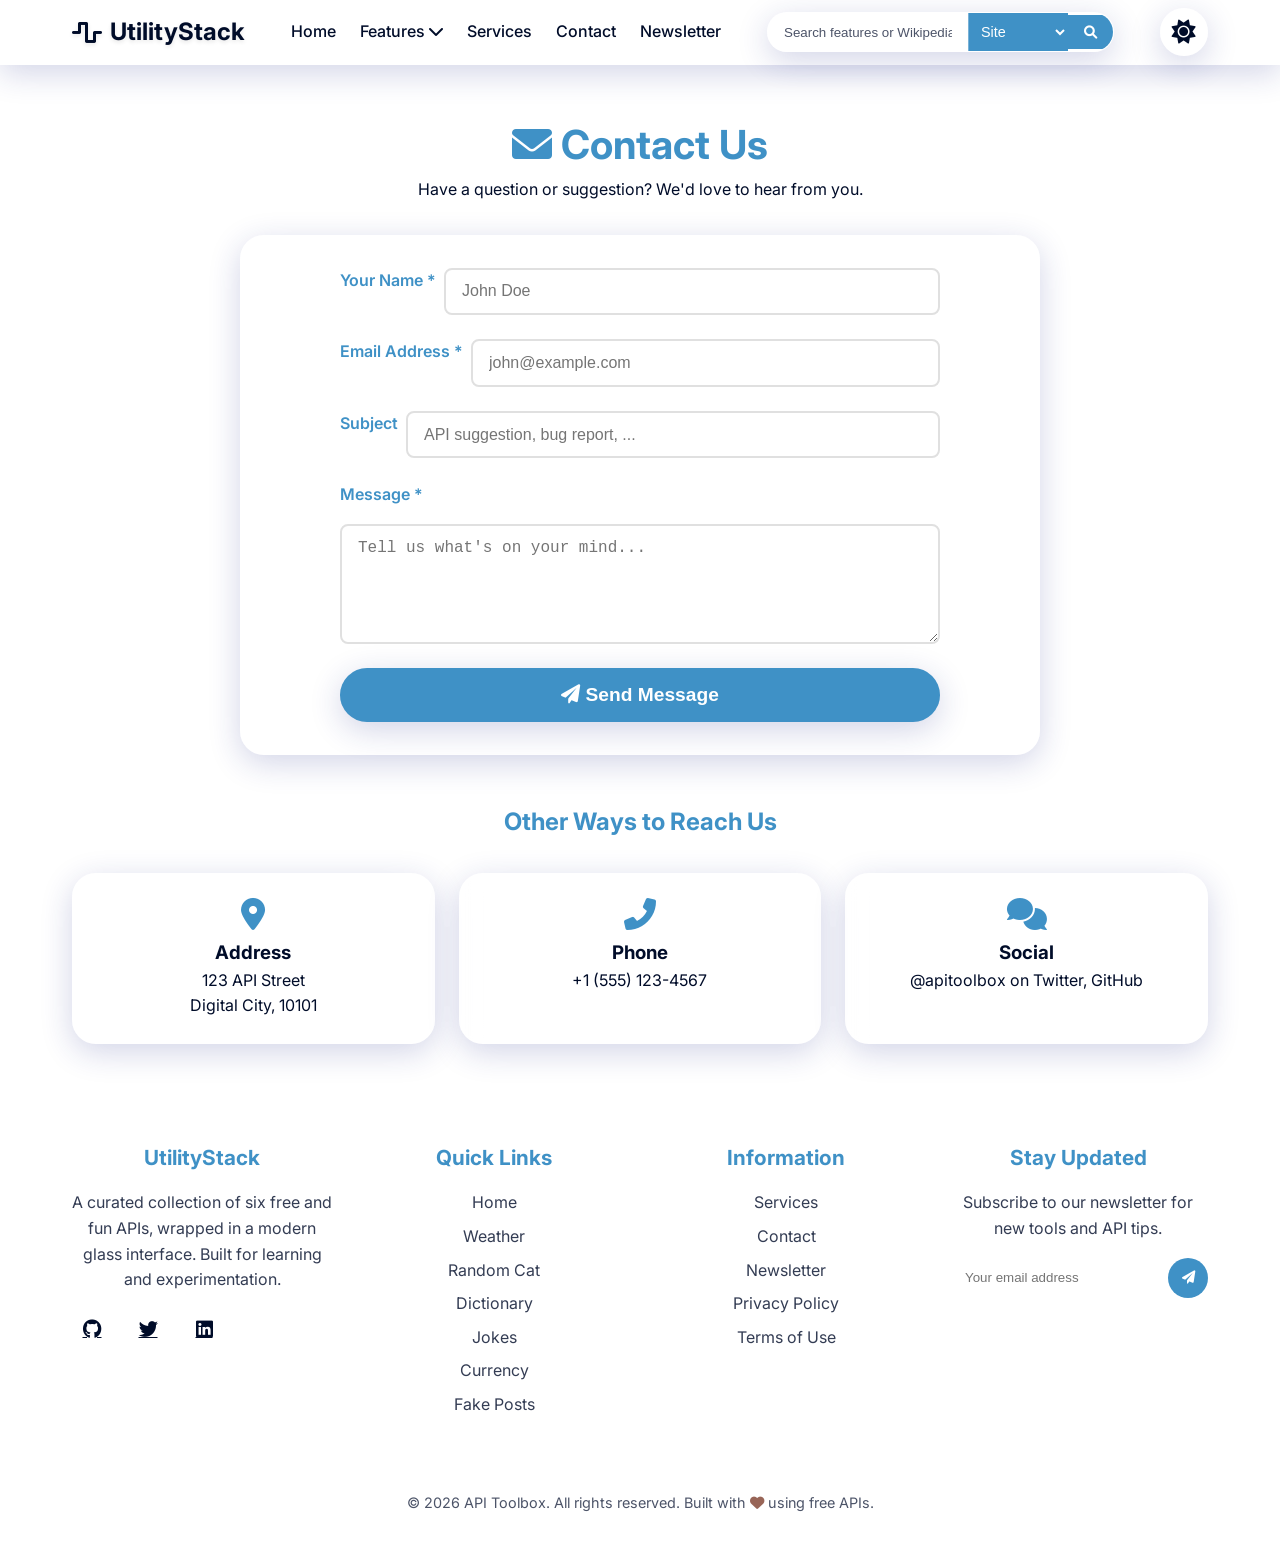
<file: pages/contact.html>
<!DOCTYPE html>
<html lang="en" data-theme="light">

<head>
    <meta charset="UTF-8">
    <meta name="viewport" content="width=device-width, initial-scale=1.0">
    <title>Contact · API Toolbox</title>

    <!-- ======================== Favicon items====================================== -->
  <link rel="icon" type="image/png" href="../assets/icons/favicon-96x96.png" sizes="96x96" />
  <link rel="icon" type="image/svg+xml" href="../assets/icons/favicon.svg" />
  <link rel="shortcut icon" href="../assets/icons/favicon.ico" />
  <link rel="apple-touch-icon" sizes="180x180" href="../assets/icons/apple-touch-icon.png" />
  <meta name="apple-mobile-web-app-title" content="UtilityStack" />
  <link rel="manifest" href="/site.webmanifest" />
  <!-- =============================================================================== -->

    <link rel="preconnect" href="https://fonts.googleapis.com">
    <link rel="preconnect" href="https://fonts.gstatic.com" crossorigin>
    <link href="https://fonts.googleapis.com/css2?family=Inter:opsz,wght@14..32,400;14..32,600;14..32,700&display=swap"
        rel="stylesheet">
    <link rel="stylesheet" href="https://cdnjs.cloudflare.com/ajax/libs/font-awesome/6.0.0-beta3/css/all.min.css">
    <link rel="stylesheet" href="../css/style.css">
    <link rel="stylesheet" href="../css/contact.css"> <!-- new contact-specific styles -->
    <link rel="stylesheet" href="../css/animations.css">
    <link rel="stylesheet" href="../css/media-queries.css">
</head>

<body>
    <header>
  <div class="container header-flex">
    <div class="logo">
                <a href="../index.html"><i class="fas fa-wave-square"></i>
                    <span>UtilityStack</span></a>
            </div>
    <nav class="main-nav">
      <ul>
        <li><a href="../index.html">Home</a></li>
        <li class="dropdown">
          <a href="#" class="dropbtn">Features <i class="fas fa-chevron-down"></i></a>
          <div class="dropdown-content">
            <a href="weather.html"><i class="fas fa-cloud-sun"></i> Weather</a>
            <a href="cat.html"><i class="fas fa-cat"></i> Random Cat</a>
            <a href="dictionary.html"><i class="fas fa-book"></i> Dictionary</a>
            <a href="joke.html"><i class="fas fa-laugh"></i> Jokes</a>
            <a href="currency.html"><i class="fas fa-coins"></i> Currency</a>
            <a href="posts.html"><i class="fas fa-newspaper"></i> Fake Posts</a>
          </div>
        </li>
        <li><a href="services.html">Services</a></li>
        <li><a href="contact.html">Contact</a></li>
        <li><a href="newsletter.html">Newsletter</a></li>
      </ul>
    </nav>
    <!-- UPDATED SEARCH WITH SOURCE SELECT -->
    <div class="search-container">
      <form id="search-form">
        <input type="text" id="search-input" placeholder="Search features or Wikipedia..." aria-label="Search">
        <select id="search-source">
          <option value="site">Site</option>
          <option value="wikipedia">Wikipedia</option>
        </select>
        <button type="submit"><i class="fas fa-search"></i></button>
      </form>
    </div>
    <button id="theme-toggle" aria-label="Switch between dark and light mode">
      <i class="fas fa-sun"></i><i class="fas fa-moon"></i>
    </button>
    <button class="mobile-menu-btn" id="mobile-menu-btn"><i class="fas fa-bars"></i></button>
  </div>
</header>

    <main class="feature-page">
        <div class="container">
            <div class="feature-header">
                <h1><i class="fas fa-envelope"></i> Contact Us</h1>
                <p>Have a question or suggestion? We'd love to hear from you.</p>
            </div>

            <div class="feature-card">
                <form id="contact-form">
                    <div class="input-group">
                        <label for="name">Your Name *</label>
                        <input type="text" id="name" name="name" required placeholder="John Doe">
                    </div>

                    <div class="input-group">
                        <label for="email">Email Address *</label>
                        <input type="email" id="email" name="email" required placeholder="john@example.com">
                    </div>

                    <div class="input-group">
                        <label for="subject">Subject</label>
                        <input type="text" id="subject" name="subject" placeholder="API suggestion, bug report, ...">
                    </div>

                    <div class="input-group">
                        <label for="message">Message *</label>
                        <textarea id="message" name="message" rows="5" required
                            placeholder="Tell us what's on your mind..."></textarea>
                    </div>

                    <button type="submit" class="btn-primary"><i class="fas fa-paper-plane"></i> Send Message</button>

                    <!-- Placeholder for form submission feedback -->
                    <div class="form-message" id="form-message"></div>
                </form>
            </div>

            <!-- Extra contact info -->
            <div class="extra-info">
                <h2>Other Ways to Reach Us</h2>
                <div class="info-cards">
                    <div class="mini-card">
                        <i class="fas fa-map-marker-alt"></i>
                        <h3>Address</h3>
                        <p>123 API Street<br>Digital City, 10101</p>
                    </div>
                    <div class="mini-card">
                        <i class="fas fa-phone-alt"></i>
                        <h3>Phone</h3>
                        <p>+1 (555) 123-4567</p>
                    </div>
                    <div class="mini-card">
                        <i class="fas fa-comments"></i>
                        <h3>Social</h3>
                        <p>@apitoolbox on Twitter, GitHub</p>
                    </div>
                </div>
            </div>
        </div>
    </main>

    <footer class="site-footer">
    <div class="container">
      <div class="footer-grid">
        <div class="footer-about">
          <h3>UtilityStack</h3>
          <p>A curated collection of six free and fun APIs, wrapped in a modern glass interface. Built for learning and
            experimentation.</p>
          <div class="social-links">
            <a href="#" aria-label="GitHub"><i class="fab fa-github"></i></a>
            <a href="#" aria-label="Twitter"><i class="fab fa-twitter"></i></a>
            <a href="#" aria-label="LinkedIn"><i class="fab fa-linkedin"></i></a>
          </div>
        </div>
        <div class="footer-links">
          <h3>Quick Links</h3>
          <ul>
            <li><a href="../index.html">Home</a></li>
            <li><a href="weather.html">Weather</a></li>
            <li><a href="cat.html">Random Cat</a></li>
            <li><a href="dictionary.html">Dictionary</a></li>
            <li><a href="joke.html">Jokes</a></li>
            <li><a href="currency.html">Currency</a></li>
            <li><a href="posts.html">Fake Posts</a></li>
          </ul>
        </div>
        <div class="footer-links">
          <h3>Information</h3>
          <ul>
            <li><a href="services.html">Services</a></li>
            <li><a href="contact.html">Contact</a></li>
            <li><a href="newsletter.html">Newsletter</a></li>
            <li><a href="privacy-policy.html">Privacy Policy</a></li>
            <li><a href="terms-use.html">Terms of Use</a></li>
          </ul>
        </div>
        <div class="footer-newsletter">
          <h3>Stay Updated</h3>
          <p>Subscribe to our newsletter for new tools and API tips.</p>
          <form id="footer-newsletter-form">
            <input type="email" placeholder="Your email address" required>
            <button type="submit"><i class="fas fa-paper-plane"></i></button>
          </form>
        </div>
      </div>
      <div class="footer-bottom">
        <p>© 2026 API Toolbox. All rights reserved. Built with <i class="fas fa-heart" style="color: #6D2411;"></i>
          using free APIs.</p>
      </div>
    </div>
  </footer>

    <script src="../js/config.js"></script>
    <script src="../js/main.js"></script>
    <!-- Optional contact.js for form handling -->
    <script src="../js/contact.js"></script>
</body>

</html>
</file>
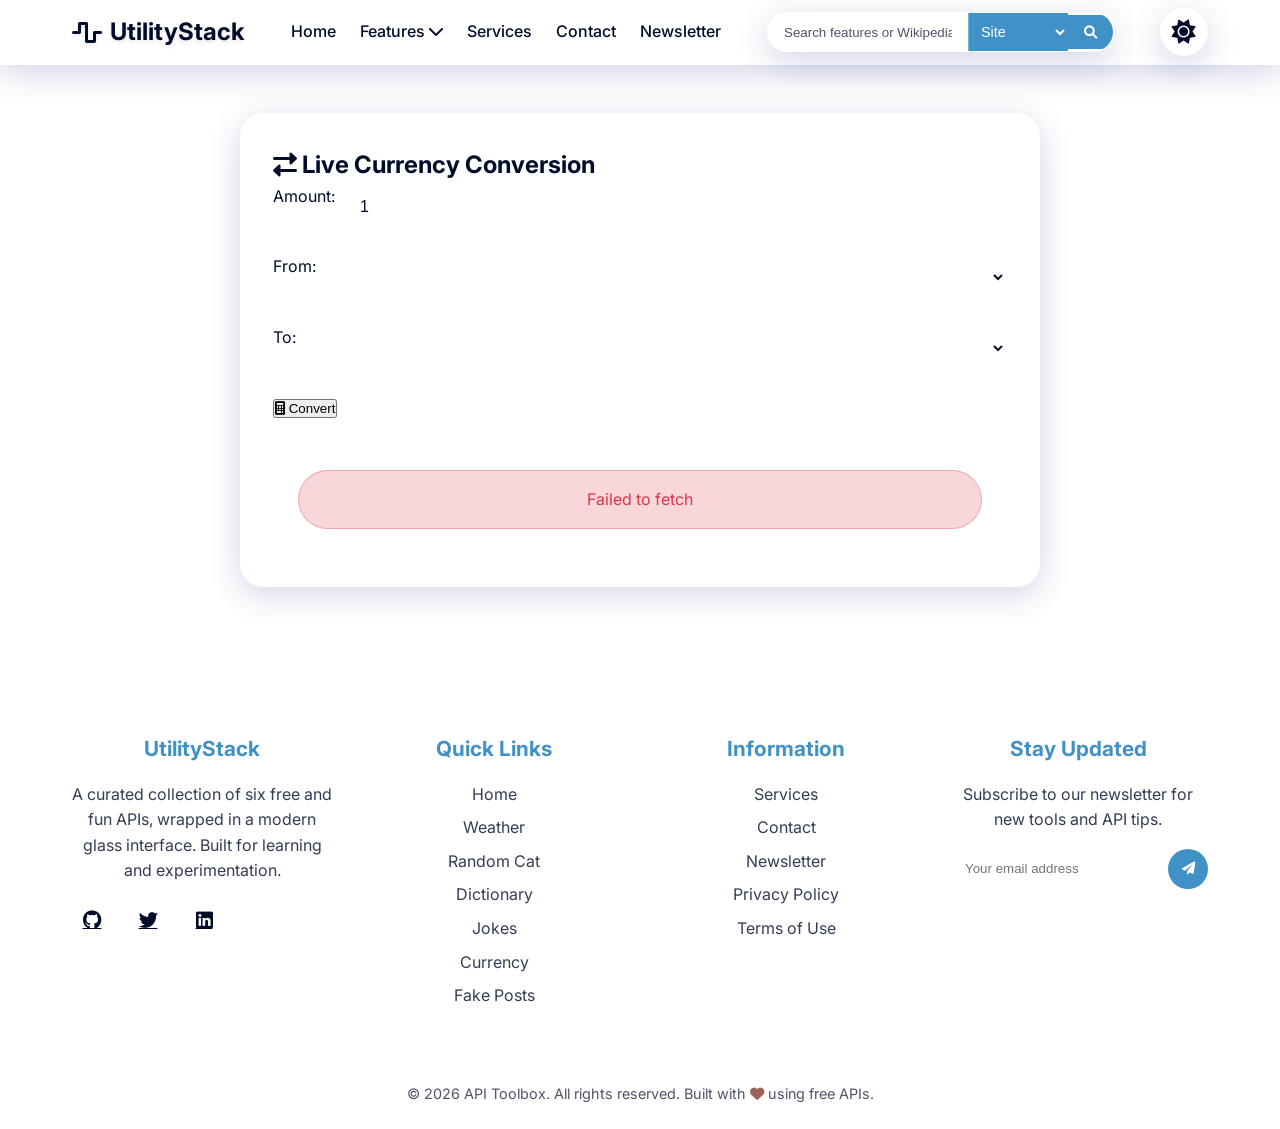
<file: pages/currency.html>
<!DOCTYPE html>
<html lang="en" data-theme="light">
<head>
  <meta charset="UTF-8">
  <meta name="viewport" content="width=device-width, initial-scale=1.0">
  <title>Currency Converter · API Toolbox</title>

  <!-- ======================== Favicon items====================================== -->
  <link rel="icon" type="image/png" href="../assets/icons/favicon-96x96.png" sizes="96x96" />
  <link rel="icon" type="image/svg+xml" href="../assets/icons/favicon.svg" />
  <link rel="shortcut icon" href="../assets/icons/favicon.ico" />
  <link rel="apple-touch-icon" sizes="180x180" href="../assets/icons/apple-touch-icon.png" />
  <meta name="apple-mobile-web-app-title" content="UtilityStack" />
  <link rel="manifest" href="/site.webmanifest" />
  <!-- =============================================================================== -->

  <link rel="preconnect" href="https://fonts.googleapis.com">
  <link rel="preconnect" href="https://fonts.gstatic.com" crossorigin>
  <link href="https://fonts.googleapis.com/css2?family=Inter:opsz@14..32&display=swap" rel="stylesheet">
  <link rel="stylesheet" href="https://cdnjs.cloudflare.com/ajax/libs/font-awesome/6.0.0-beta3/css/all.min.css">
  <link rel="stylesheet" href="../css/style.css">
  <link rel="stylesheet" href="../css/animations.css">
  <link rel="stylesheet" href="../css/media-queries.css">
</head>
<body>
  <header>
  <div class="container header-flex">
    <div class="logo">
                <a href="../index.html"><i class="fas fa-wave-square"></i>
                    <span>UtilityStack</span></a>
            </div>
    <nav class="main-nav">
      <ul>
        <li><a href="../index.html">Home</a></li>
        <li class="dropdown">
          <a href="#" class="dropbtn">Features <i class="fas fa-chevron-down"></i></a>
          <div class="dropdown-content">
            <a href="weather.html"><i class="fas fa-cloud-sun"></i> Weather</a>
            <a href="cat.html"><i class="fas fa-cat"></i> Random Cat</a>
            <a href="dictionary.html"><i class="fas fa-book"></i> Dictionary</a>
            <a href="joke.html"><i class="fas fa-laugh"></i> Jokes</a>
            <a href="currency.html"><i class="fas fa-coins"></i> Currency</a>
            <a href="posts.html"><i class="fas fa-newspaper"></i> Fake Posts</a>
          </div>
        </li>
        <li><a href="services.html">Services</a></li>
        <li><a href="contact.html">Contact</a></li>
        <li><a href="newsletter.html">Newsletter</a></li>
      </ul>
    </nav>
    <!-- UPDATED SEARCH WITH SOURCE SELECT -->
    <div class="search-container">
      <form id="search-form">
        <input type="text" id="search-input" placeholder="Search features or Wikipedia..." aria-label="Search">
        <select id="search-source">
          <option value="site">Site</option>
          <option value="wikipedia">Wikipedia</option>
        </select>
        <button type="submit"><i class="fas fa-search"></i></button>
      </form>
    </div>
    <button id="theme-toggle" aria-label="Switch between dark and light mode">
      <i class="fas fa-sun"></i><i class="fas fa-moon"></i>
    </button>
    <button class="mobile-menu-btn" id="mobile-menu-btn"><i class="fas fa-bars"></i></button>
  </div>
</header>

  <main class="container feature-page">
    <div class="feature-card">
      <h2><i class="fas fa-exchange-alt"></i> Live Currency Conversion</h2>
      <div class="currency-converter">
        <div class="input-group">
          <label>Amount:</label>
          <input type="number" id="amount" value="1" min="0" step="0.01">
        </div>
        <div class="input-group">
          <label>From:</label>
          <select id="from-currency"></select>
        </div>
        <div class="input-group">
          <label>To:</label>
          <select id="to-currency"></select>
        </div>
        <button id="convert-btn"><i class="fas fa-calculator"></i> Convert</button>
      </div>
      <div id="currency-result" class="result-area">
        <div class="loading-spinner" style="display: none;"><i class="fas fa-spinner fa-spin"></i> Loading rates...</div>
        <div class="error-message" style="display: none;"></div>
        <div class="conversion-result" style="display: none;"></div>
      </div>
    </div>
  </main>

  <footer class="site-footer">
    <div class="container">
      <div class="footer-grid">
        <div class="footer-about">
          <h3>UtilityStack</h3>
          <p>A curated collection of six free and fun APIs, wrapped in a modern glass interface. Built for learning and
            experimentation.</p>
          <div class="social-links">
            <a href="#" aria-label="GitHub"><i class="fab fa-github"></i></a>
            <a href="#" aria-label="Twitter"><i class="fab fa-twitter"></i></a>
            <a href="#" aria-label="LinkedIn"><i class="fab fa-linkedin"></i></a>
          </div>
        </div>
        <div class="footer-links">
          <h3>Quick Links</h3>
          <ul>
            <li><a href="../index.html">Home</a></li>
            <li><a href="weather.html">Weather</a></li>
            <li><a href="cat.html">Random Cat</a></li>
            <li><a href="dictionary.html">Dictionary</a></li>
            <li><a href="joke.html">Jokes</a></li>
            <li><a href="currency.html">Currency</a></li>
            <li><a href="posts.html">Fake Posts</a></li>
          </ul>
        </div>
        <div class="footer-links">
          <h3>Information</h3>
          <ul>
            <li><a href="services.html">Services</a></li>
            <li><a href="contact.html">Contact</a></li>
            <li><a href="newsletter.html">Newsletter</a></li>
            <li><a href="privacy-policy.html">Privacy Policy</a></li>
            <li><a href="terms-use.html">Terms of Use</a></li>
          </ul>
        </div>
        <div class="footer-newsletter">
          <h3>Stay Updated</h3>
          <p>Subscribe to our newsletter for new tools and API tips.</p>
          <form id="footer-newsletter-form">
            <input type="email" placeholder="Your email address" required>
            <button type="submit"><i class="fas fa-paper-plane"></i></button>
          </form>
        </div>
      </div>
      <div class="footer-bottom">
        <p>© 2026 API Toolbox. All rights reserved. Built with <i class="fas fa-heart" style="color: #6D2411;"></i>
          using free APIs.</p>
      </div>
    </div>
  </footer>

  <script src="../js/config.js"></script>
  <script src="../js/main.js"></script>
  <script src="../js/currency.js"></script>
</body>
</html>
</file>
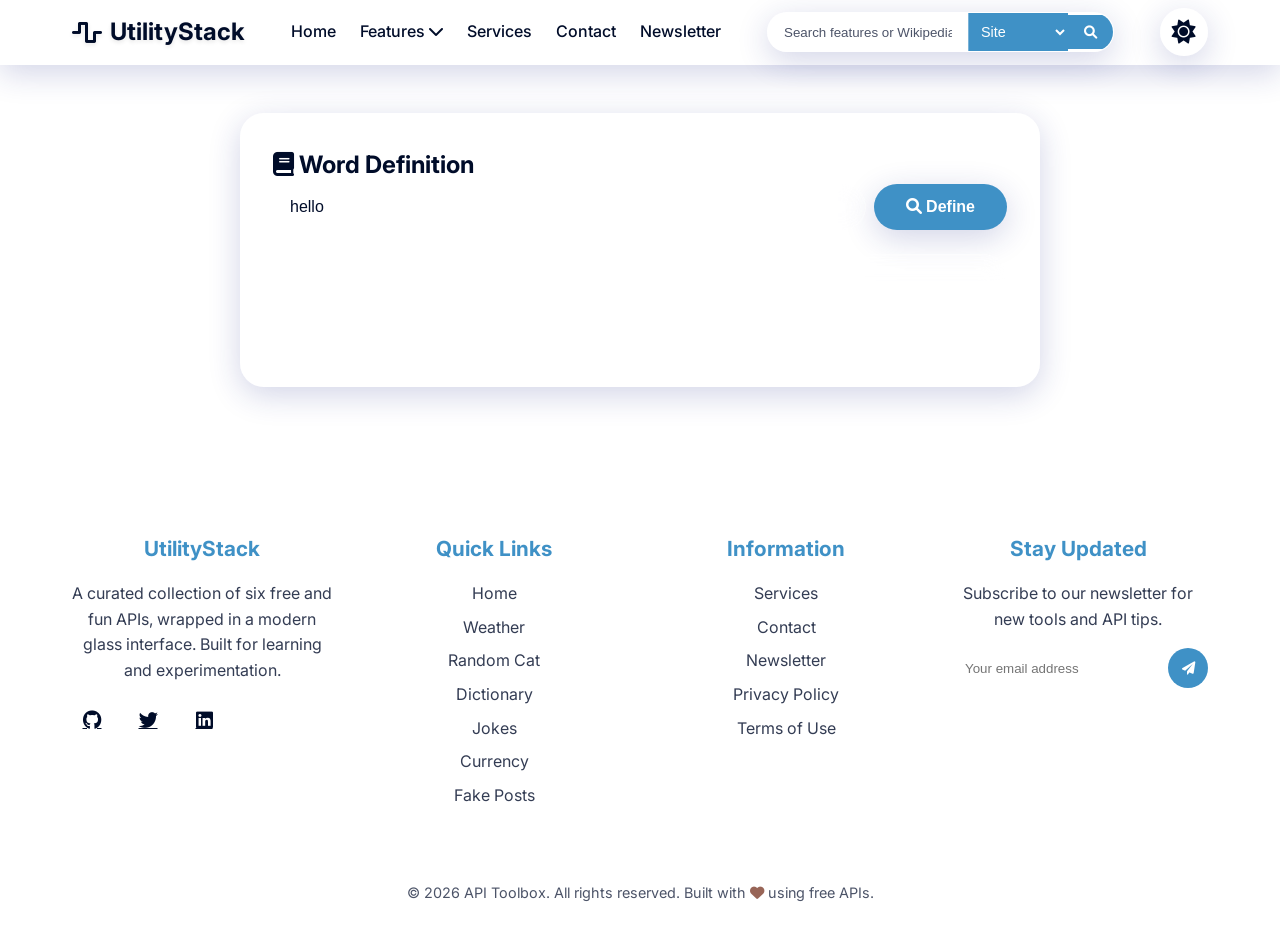
<file: pages/dictionary.html>
<!DOCTYPE html>
<html lang="en" data-theme="light">
<head>
  <meta charset="UTF-8">
  <meta name="viewport" content="width=device-width, initial-scale=1.0">
  <title>Dictionary · API Toolbox</title>

  <!-- ======================== Favicon items====================================== -->
  <link rel="icon" type="image/png" href="../assets/icons/favicon-96x96.png" sizes="96x96" />
  <link rel="icon" type="image/svg+xml" href="../assets/icons/favicon.svg" />
  <link rel="shortcut icon" href="../assets/icons/favicon.ico" />
  <link rel="apple-touch-icon" sizes="180x180" href="../assets/icons/apple-touch-icon.png" />
  <meta name="apple-mobile-web-app-title" content="UtilityStack" />
  <link rel="manifest" href="/site.webmanifest" />
  <!-- =============================================================================== -->

  <link rel="preconnect" href="https://fonts.googleapis.com">
  <link rel="preconnect" href="https://fonts.gstatic.com" crossorigin>
  <link href="https://fonts.googleapis.com/css2?family=Inter:opsz@14..32&display=swap" rel="stylesheet">
  <link rel="stylesheet" href="https://cdnjs.cloudflare.com/ajax/libs/font-awesome/6.0.0-beta3/css/all.min.css">
  <link rel="stylesheet" href="../css/style.css">
  <link rel="stylesheet" href="../css/animations.css">
  <link rel="stylesheet" href="../css/media-queries.css">
</head>
<body>
  <header>
  <div class="container header-flex">
    <div class="logo">
                <a href="../index.html"><i class="fas fa-wave-square"></i>
                    <span>UtilityStack</span></a>
            </div>
    <nav class="main-nav">
      <ul>
        <li><a href="../index.html">Home</a></li>
        <li class="dropdown">
          <a href="#" class="dropbtn">Features <i class="fas fa-chevron-down"></i></a>
          <div class="dropdown-content">
            <a href="weather.html"><i class="fas fa-cloud-sun"></i> Weather</a>
            <a href="cat.html"><i class="fas fa-cat"></i> Random Cat</a>
            <a href="dictionary.html"><i class="fas fa-book"></i> Dictionary</a>
            <a href="joke.html"><i class="fas fa-laugh"></i> Jokes</a>
            <a href="currency.html"><i class="fas fa-coins"></i> Currency</a>
            <a href="posts.html"><i class="fas fa-newspaper"></i> Fake Posts</a>
          </div>
        </li>
        <li><a href="services.html">Services</a></li>
        <li><a href="contact.html">Contact</a></li>
        <li><a href="newsletter.html">Newsletter</a></li>
      </ul>
    </nav>
    <!-- UPDATED SEARCH WITH SOURCE SELECT -->
    <div class="search-container">
      <form id="search-form">
        <input type="text" id="search-input" placeholder="Search features or Wikipedia..." aria-label="Search">
        <select id="search-source">
          <option value="site">Site</option>
          <option value="wikipedia">Wikipedia</option>
        </select>
        <button type="submit"><i class="fas fa-search"></i></button>
      </form>
    </div>
    <button id="theme-toggle" aria-label="Switch between dark and light mode">
      <i class="fas fa-sun"></i><i class="fas fa-moon"></i>
    </button>
    <button class="mobile-menu-btn" id="mobile-menu-btn"><i class="fas fa-bars"></i></button>
  </div>
</header>

  <main class="container feature-page">
    <div class="feature-card">
      <h2><i class="fas fa-book"></i> Word Definition</h2>
      <div class="input-group">
        <input type="text" id="word-input" placeholder="Enter a word (e.g. 'serendipity')" value="hello">
        <button id="define-btn"><i class="fas fa-search"></i> Define</button>
      </div>
      <div id="dict-result" class="result-area">
        <div class="loading-spinner" style="display: none;"><i class="fas fa-spinner fa-spin"></i> Loading...</div>
        <div class="error-message" style="display: none;"></div>
        <div class="definition-content" style="display: none;"></div>
      </div>
    </div>
  </main>

  <footer class="site-footer">
    <div class="container">
      <div class="footer-grid">
        <div class="footer-about">
          <h3>UtilityStack</h3>
          <p>A curated collection of six free and fun APIs, wrapped in a modern glass interface. Built for learning and
            experimentation.</p>
          <div class="social-links">
            <a href="#" aria-label="GitHub"><i class="fab fa-github"></i></a>
            <a href="#" aria-label="Twitter"><i class="fab fa-twitter"></i></a>
            <a href="#" aria-label="LinkedIn"><i class="fab fa-linkedin"></i></a>
          </div>
        </div>
        <div class="footer-links">
          <h3>Quick Links</h3>
          <ul>
            <li><a href="../index.html">Home</a></li>
            <li><a href="weather.html">Weather</a></li>
            <li><a href="cat.html">Random Cat</a></li>
            <li><a href="dictionary.html">Dictionary</a></li>
            <li><a href="joke.html">Jokes</a></li>
            <li><a href="currency.html">Currency</a></li>
            <li><a href="posts.html">Fake Posts</a></li>
          </ul>
        </div>
        <div class="footer-links">
          <h3>Information</h3>
          <ul>
            <li><a href="services.html">Services</a></li>
            <li><a href="contact.html">Contact</a></li>
            <li><a href="newsletter.html">Newsletter</a></li>
            <li><a href="privacy-policy.html">Privacy Policy</a></li>
            <li><a href="terms-use.html">Terms of Use</a></li>
          </ul>
        </div>
        <div class="footer-newsletter">
          <h3>Stay Updated</h3>
          <p>Subscribe to our newsletter for new tools and API tips.</p>
          <form id="footer-newsletter-form">
            <input type="email" placeholder="Your email address" required>
            <button type="submit"><i class="fas fa-paper-plane"></i></button>
          </form>
        </div>
      </div>
      <div class="footer-bottom">
        <p>© 2026 API Toolbox. All rights reserved. Built with <i class="fas fa-heart" style="color: #6D2411;"></i>
          using free APIs.</p>
      </div>
    </div>
  </footer>

  <script src="../js/config.js"></script>
  <script src="../js/main.js"></script>
  <script src="../js/dictionary.js"></script>
</body>
</html>
</file>
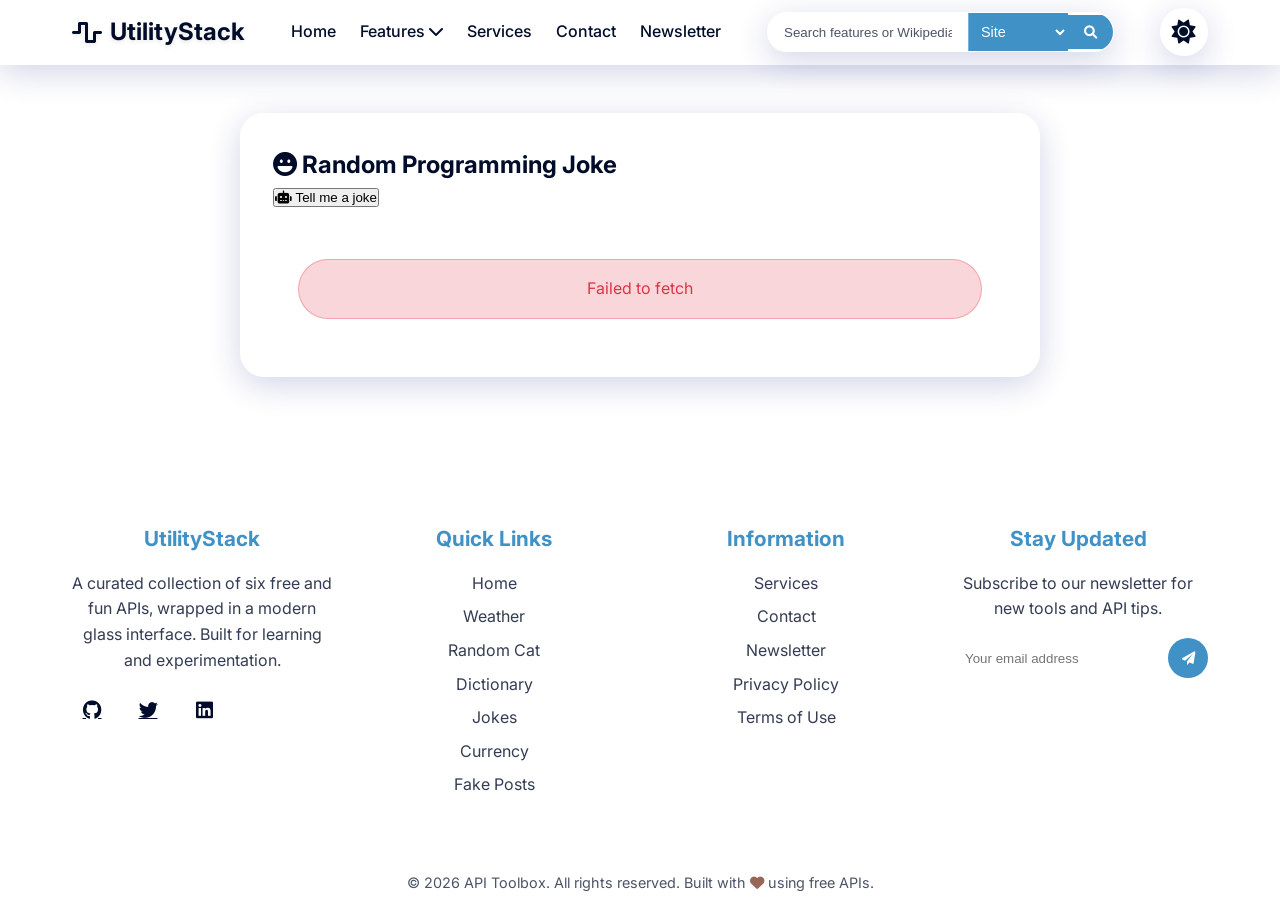
<file: pages/joke.html>
<!DOCTYPE html>
<html lang="en" data-theme="light">
<head>
  <meta charset="UTF-8">
  <meta name="viewport" content="width=device-width, initial-scale=1.0">
  <title>Programming Jokes · API Toolbox</title>

  <!-- ======================== Favicon items====================================== -->
  <link rel="icon" type="image/png" href="../assets/icons/favicon-96x96.png" sizes="96x96" />
  <link rel="icon" type="image/svg+xml" href="../assets/icons/favicon.svg" />
  <link rel="shortcut icon" href="../assets/icons/favicon.ico" />
  <link rel="apple-touch-icon" sizes="180x180" href="../assets/icons/apple-touch-icon.png" />
  <meta name="apple-mobile-web-app-title" content="UtilityStack" />
  <link rel="manifest" href="/site.webmanifest" />
  <!-- =============================================================================== -->

  <link rel="preconnect" href="https://fonts.googleapis.com">
  <link rel="preconnect" href="https://fonts.gstatic.com" crossorigin>
  <link href="https://fonts.googleapis.com/css2?family=Inter:opsz@14..32&display=swap" rel="stylesheet">
  <link rel="stylesheet" href="https://cdnjs.cloudflare.com/ajax/libs/font-awesome/6.0.0-beta3/css/all.min.css">
  <link rel="stylesheet" href="../css/style.css">
  <link rel="stylesheet" href="../css/animations.css">
  <link rel="stylesheet" href="../css/media-queries.css">
</head>
<body>
  <header>
  <div class="container header-flex">
    <div class="logo">
                <a href="../index.html"><i class="fas fa-wave-square"></i>
                    <span>UtilityStack</span></a>
            </div>
    <nav class="main-nav">
      <ul>
        <li><a href="../index.html">Home</a></li>
        <li class="dropdown">
          <a href="#" class="dropbtn">Features <i class="fas fa-chevron-down"></i></a>
          <div class="dropdown-content">
            <a href="weather.html"><i class="fas fa-cloud-sun"></i> Weather</a>
            <a href="cat.html"><i class="fas fa-cat"></i> Random Cat</a>
            <a href="dictionary.html"><i class="fas fa-book"></i> Dictionary</a>
            <a href="joke.html"><i class="fas fa-laugh"></i> Jokes</a>
            <a href="currency.html"><i class="fas fa-coins"></i> Currency</a>
            <a href="posts.html"><i class="fas fa-newspaper"></i> Fake Posts</a>
          </div>
        </li>
        <li><a href="services.html">Services</a></li>
        <li><a href="contact.html">Contact</a></li>
        <li><a href="newsletter.html">Newsletter</a></li>
      </ul>
    </nav>
    <!-- UPDATED SEARCH WITH SOURCE SELECT -->
    <div class="search-container">
      <form id="search-form">
        <input type="text" id="search-input" placeholder="Search features or Wikipedia..." aria-label="Search">
        <select id="search-source">
          <option value="site">Site</option>
          <option value="wikipedia">Wikipedia</option>
        </select>
        <button type="submit"><i class="fas fa-search"></i></button>
      </form>
    </div>
    <button id="theme-toggle" aria-label="Switch between dark and light mode">
      <i class="fas fa-sun"></i><i class="fas fa-moon"></i>
    </button>
    <button class="mobile-menu-btn" id="mobile-menu-btn"><i class="fas fa-bars"></i></button>
  </div>
</header>

  <main class="container feature-page">
    <div class="feature-card">
      <h2><i class="fas fa-laugh"></i> Random Programming Joke</h2>
      <button id="get-joke" class="primary-btn"><i class="fas fa-robot"></i> Tell me a joke</button>
      <div id="joke-result" class="result-area">
        <div class="loading-spinner" style="display: none;"><i class="fas fa-spinner fa-spin"></i> Loading...</div>
        <div class="error-message" style="display: none;"></div>
        <div class="joke-content" style="display: none;"></div>
      </div>
    </div>
  </main>

  <footer class="site-footer">
    <div class="container">
      <div class="footer-grid">
        <div class="footer-about">
          <h3>UtilityStack</h3>
          <p>A curated collection of six free and fun APIs, wrapped in a modern glass interface. Built for learning and
            experimentation.</p>
          <div class="social-links">
            <a href="#" aria-label="GitHub"><i class="fab fa-github"></i></a>
            <a href="#" aria-label="Twitter"><i class="fab fa-twitter"></i></a>
            <a href="#" aria-label="LinkedIn"><i class="fab fa-linkedin"></i></a>
          </div>
        </div>
        <div class="footer-links">
          <h3>Quick Links</h3>
          <ul>
            <li><a href="../index.html">Home</a></li>
            <li><a href="weather.html">Weather</a></li>
            <li><a href="cat.html">Random Cat</a></li>
            <li><a href="dictionary.html">Dictionary</a></li>
            <li><a href="joke.html">Jokes</a></li>
            <li><a href="currency.html">Currency</a></li>
            <li><a href="posts.html">Fake Posts</a></li>
          </ul>
        </div>
        <div class="footer-links">
          <h3>Information</h3>
          <ul>
            <li><a href="services.html">Services</a></li>
            <li><a href="contact.html">Contact</a></li>
            <li><a href="newsletter.html">Newsletter</a></li>
            <li><a href="privacy-policy.html">Privacy Policy</a></li>
            <li><a href="terms-use.html">Terms of Use</a></li>
          </ul>
        </div>
        <div class="footer-newsletter">
          <h3>Stay Updated</h3>
          <p>Subscribe to our newsletter for new tools and API tips.</p>
          <form id="footer-newsletter-form">
            <input type="email" placeholder="Your email address" required>
            <button type="submit"><i class="fas fa-paper-plane"></i></button>
          </form>
        </div>
      </div>
      <div class="footer-bottom">
        <p>© 2026 API Toolbox. All rights reserved. Built with <i class="fas fa-heart" style="color: #6D2411;"></i>
          using free APIs.</p>
      </div>
    </div>
  </footer>

  <script src="../js/config.js"></script>
  <script src="../js/main.js"></script>
  <script src="../js/joke.js"></script>
</body>
</html>
</file>
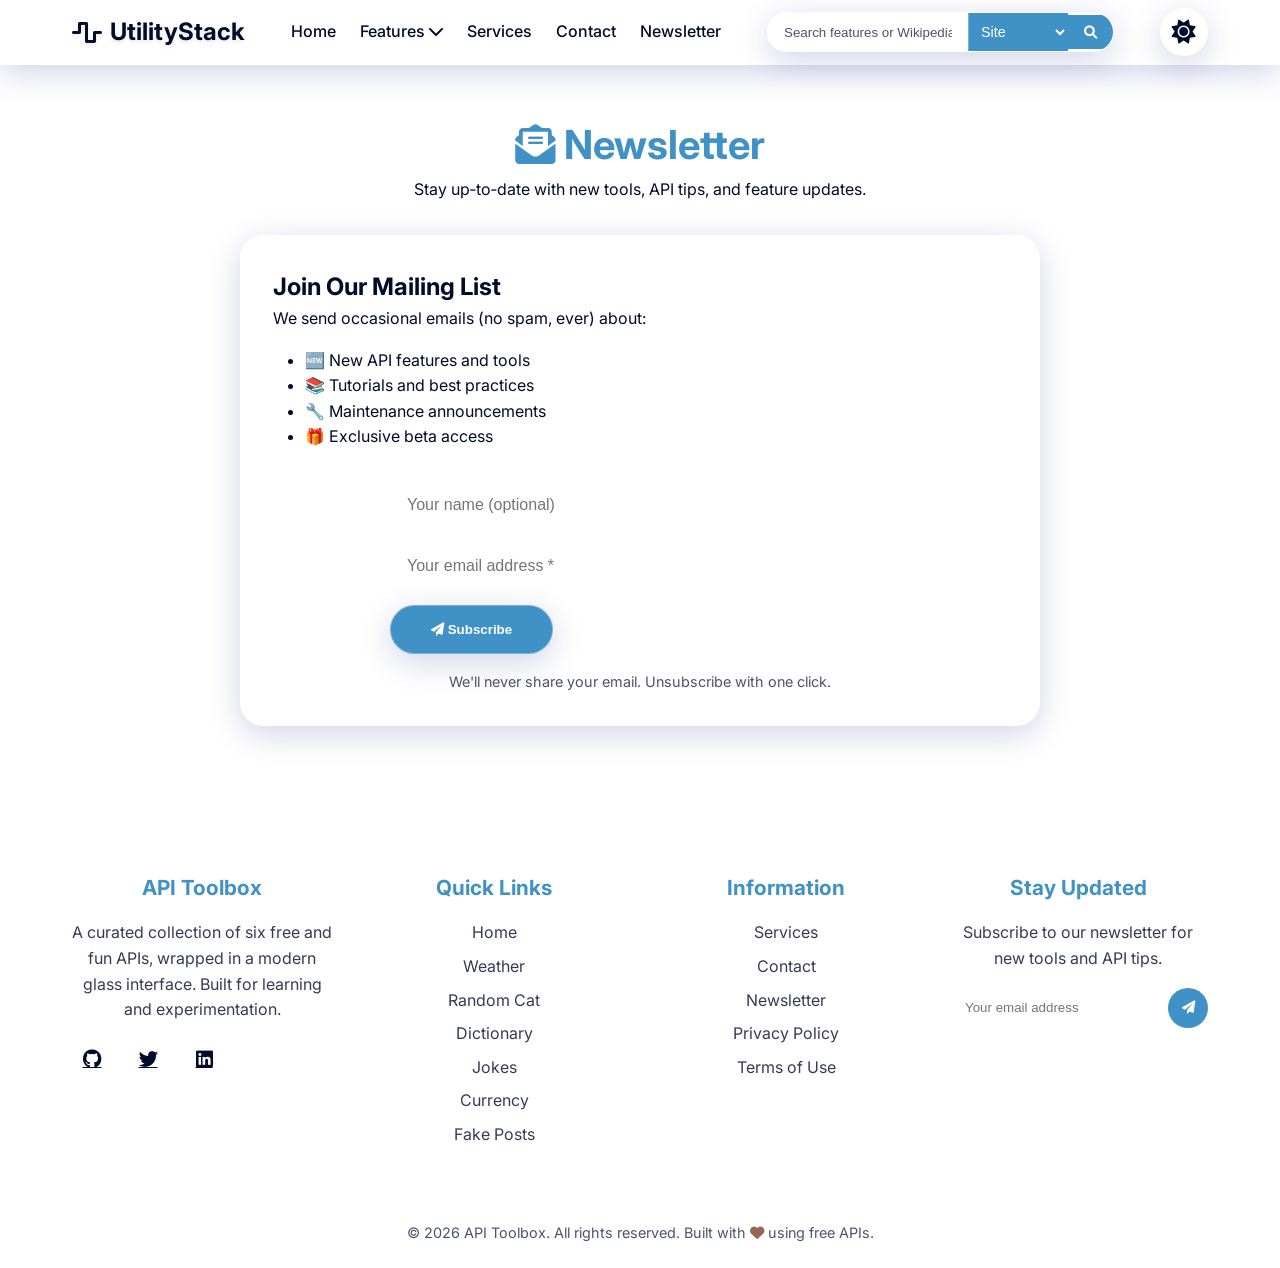
<file: pages/newsletter.html>
<!DOCTYPE html>
<html lang="en" data-theme="light">

<head>
    <meta charset="UTF-8">
    <meta name="viewport" content="width=device-width, initial-scale=1.0">
    <title>Newsletter · API Toolbox</title>

    <!-- ======================== Favicon items====================================== -->
  <link rel="icon" type="image/png" href="../assets/icons/favicon-96x96.png" sizes="96x96" />
  <link rel="icon" type="image/svg+xml" href="../assets/icons/favicon.svg" />
  <link rel="shortcut icon" href="../assets/icons/favicon.ico" />
  <link rel="apple-touch-icon" sizes="180x180" href="../assets/icons/apple-touch-icon.png" />
  <meta name="apple-mobile-web-app-title" content="UtilityStack" />
  <link rel="manifest" href="/site.webmanifest" />
  <!-- =============================================================================== -->

    <link rel="preconnect" href="https://fonts.googleapis.com">
    <link rel="preconnect" href="https://fonts.gstatic.com" crossorigin>
    <link href="https://fonts.googleapis.com/css2?family=Inter:opsz,wght@14..32,400;14..32,600;14..32,700&display=swap"
        rel="stylesheet">
    <link rel="stylesheet" href="https://cdnjs.cloudflare.com/ajax/libs/font-awesome/6.0.0-beta3/css/all.min.css">
    <link rel="stylesheet" href="../css/style.css">
    <link rel="stylesheet" href="../css/animations.css">
    <link rel="stylesheet" href="../css/media-queries.css">
    <link rel="stylesheet" href="../css/newsletter.css">
</head>

<body>
    <!-- Header -->
    <header>
        <div class="container header-flex">
            <div class="logo">
                <a href="../index.html"><i class="fas fa-wave-square"></i>
                    <span>UtilityStack</span></a>
            </div>
            <nav class="main-nav">
                <ul>
                    <li><a href="../index.html">Home</a></li>
                    <li class="dropdown">
                        <a href="#" class="dropbtn">Features <i class="fas fa-chevron-down"></i></a>
                        <div class="dropdown-content">
                            <a href="weather.html"><i class="fas fa-cloud-sun"></i> Weather</a>
                            <a href="cat.html"><i class="fas fa-cat"></i> Random Cat</a>
                            <a href="dictionary.html"><i class="fas fa-book"></i> Dictionary</a>
                            <a href="joke.html"><i class="fas fa-laugh"></i> Jokes</a>
                            <a href="currency.html"><i class="fas fa-coins"></i> Currency</a>
                            <a href="posts.html"><i class="fas fa-newspaper"></i> Fake Posts</a>
                        </div>
                    </li>
                    <li><a href="services.html">Services</a></li>
                    <li><a href="contact.html">Contact</a></li>
                    <li><a href="newsletter.html" class="active">Newsletter</a></li>
                </ul>
            </nav>
            <div class="search-container">
                <form id="search-form">
                    <input type="text" id="search-input" placeholder="Search features or Wikipedia..."
                        aria-label="Search">
                    <select id="search-source">
                        <option value="site">Site</option>
                        <option value="wikipedia">Wikipedia</option>
                    </select>
                    <button type="submit"><i class="fas fa-search"></i></button>
                </form>
            </div>
            <button id="theme-toggle" aria-label="Switch between dark and light mode">
                <i class="fas fa-sun"></i><i class="fas fa-moon"></i>
            </button>
            <button class="mobile-menu-btn" id="mobile-menu-btn"><i class="fas fa-bars"></i></button>
        </div>
    </header>

    <main class="feature-page">
        <div class="container">
            <div class="feature-header">
                <h1><i class="fas fa-envelope-open-text"></i> Newsletter</h1>
                <p>Stay up‑to‑date with new tools, API tips, and feature updates.</p>
            </div>

            <div class="feature-card">
                <h2>Join Our Mailing List</h2>
                <p>We send occasional emails (no spam, ever) about:</p>
                <ul style="margin: 1rem 0 2rem 2rem;">
                    <li>🆕 New API features and tools</li>
                    <li>📚 Tutorials and best practices</li>
                    <li>🔧 Maintenance announcements</li>
                    <li>🎁 Exclusive beta access</li>
                </ul>

                <form id="newsletter-form" class="newsletter-form">
                    <div class="input-group">
                        <input type="text" id="newsletter-name" placeholder="Your name (optional)">
                    </div>
                    <div class="input-group">
                        <input type="email" id="newsletter-email" placeholder="Your email address *" required>
                    </div>
                    <button type="submit" class="btn-primary"><i class="fas fa-paper-plane"></i> Subscribe</button>
                </form>

                <p class="form-note">We'll never share your email. Unsubscribe with one click.</p>
                <div id="newsletter-message" class="form-message" style="display: none;"></div>
            </div>
        </div>
    </main>

    <!-- Footer -->
    <footer class="site-footer">
        <div class="container">
            <div class="footer-grid">
                <div class="footer-about">
                    <h3>API Toolbox</h3>
                    <p>A curated collection of six free and fun APIs, wrapped in a modern glass interface. Built for
                        learning and experimentation.</p>
                    <div class="social-links">
                        <a href="#" aria-label="GitHub"><i class="fab fa-github"></i></a>
                        <a href="#" aria-label="Twitter"><i class="fab fa-twitter"></i></a>
                        <a href="#" aria-label="LinkedIn"><i class="fab fa-linkedin"></i></a>
                    </div>
                </div>
                <div class="footer-links">
                    <h3>Quick Links</h3>
                    <ul>
                        <li><a href="../index.html">Home</a></li>
                        <li><a href="weather.html">Weather</a></li>
                        <li><a href="cat.html">Random Cat</a></li>
                        <li><a href="dictionary.html">Dictionary</a></li>
                        <li><a href="joke.html">Jokes</a></li>
                        <li><a href="currency.html">Currency</a></li>
                        <li><a href="posts.html">Fake Posts</a></li>
                    </ul>
                </div>
                <div class="footer-links">
                    <h3>Information</h3>
                    <ul>
                        <li><a href="services.html">Services</a></li>
                        <li><a href="contact.html">Contact</a></li>
                        <li><a href="newsletter.html">Newsletter</a></li>
                        <li><a href="privacy-policy.html">Privacy Policy</a></li>
                        <li><a href="terms-use.html">Terms of Use</a></li>
                    </ul>
                </div>
                <div class="footer-newsletter">
                    <h3>Stay Updated</h3>
                    <p>Subscribe to our newsletter for new tools and API tips.</p>
                    <form id="footer-newsletter-form">
                        <input type="email" placeholder="Your email address" required>
                        <button type="submit"><i class="fas fa-paper-plane"></i></button>
                    </form>
                </div>
            </div>
            <div class="footer-bottom">
                <p>© 2026 API Toolbox. All rights reserved. Built with <i class="fas fa-heart"
                        style="color: #6D2411;"></i> using free APIs.</p>
            </div>
        </div>
    </footer>

    <script src="../js/config.js"></script>
    <script src="../js/main.js"></script>
    <script src="../js/newsletter.js"></script>
</body>

</html>
</file>
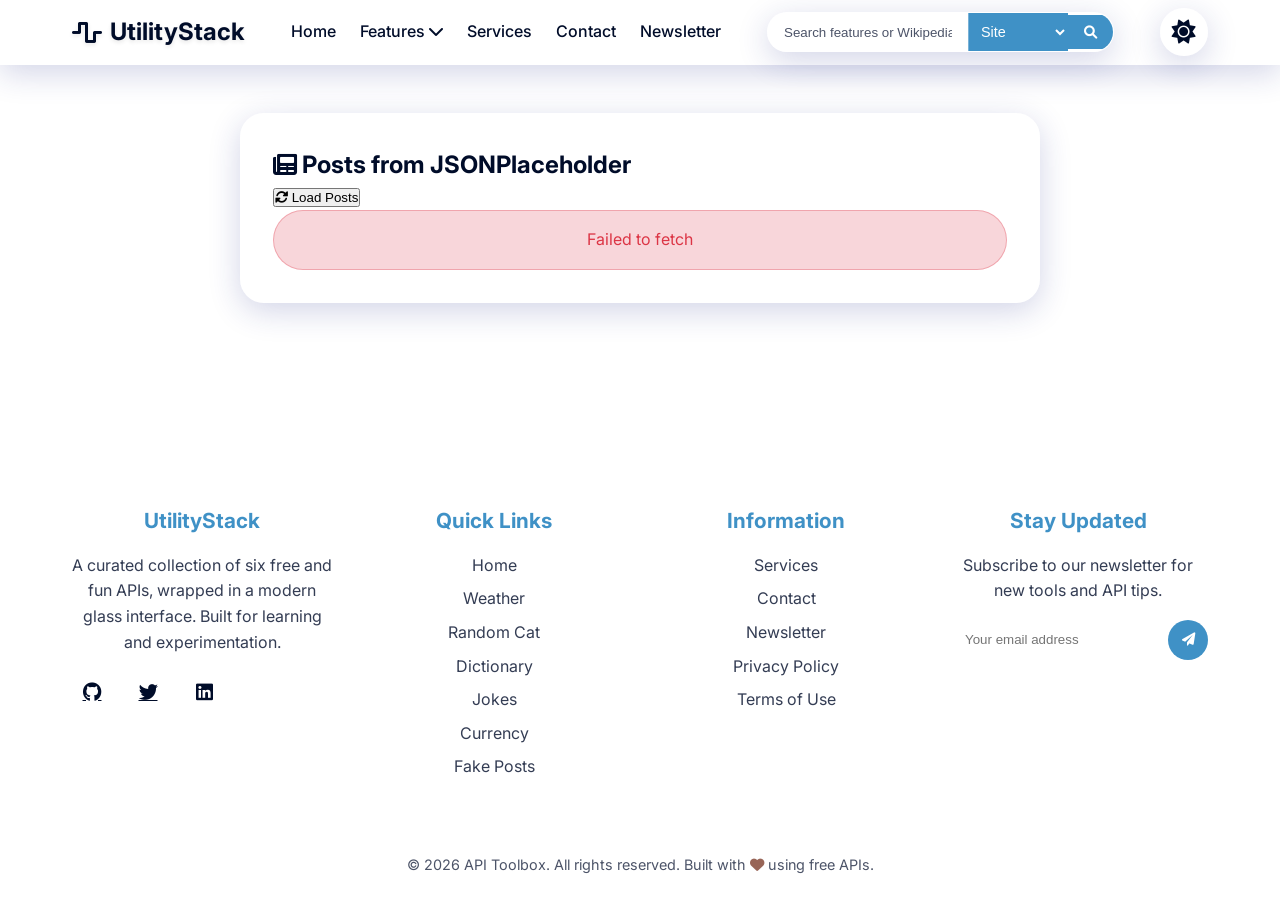
<file: pages/posts.html>
<!DOCTYPE html>
<html lang="en" data-theme="light">
<head>
  <meta charset="UTF-8">
  <meta name="viewport" content="width=device-width, initial-scale=1.0">
  <title>Fake Posts · API Toolbox</title>

  <!-- ======================== Favicon items====================================== -->
  <link rel="icon" type="image/png" href="../assets/icons/favicon-96x96.png" sizes="96x96" />
  <link rel="icon" type="image/svg+xml" href="../assets/icons/favicon.svg" />
  <link rel="shortcut icon" href="../assets/icons/favicon.ico" />
  <link rel="apple-touch-icon" sizes="180x180" href="../assets/icons/apple-touch-icon.png" />
  <meta name="apple-mobile-web-app-title" content="UtilityStack" />
  <link rel="manifest" href="/site.webmanifest" />
  <!-- =============================================================================== -->

  <link rel="preconnect" href="https://fonts.googleapis.com">
  <link rel="preconnect" href="https://fonts.gstatic.com" crossorigin>
  <link href="https://fonts.googleapis.com/css2?family=Inter:opsz@14..32&display=swap" rel="stylesheet">
  <link rel="stylesheet" href="https://cdnjs.cloudflare.com/ajax/libs/font-awesome/6.0.0-beta3/css/all.min.css">
  <link rel="stylesheet" href="../css/style.css">
  <link rel="stylesheet" href="../css/animations.css">
  <link rel="stylesheet" href="../css/media-queries.css">
</head>
<body>
  <header>
  <div class="container header-flex">
    <div class="logo">
      <a href="../index.html"><i class="fas fa-wave-square"></i><span>UtilityStack</span></a>
    </div>
    <nav class="main-nav">
      <ul>
        <li><a href="../index.html">Home</a></li>
        <li class="dropdown">
          <a href="#" class="dropbtn">Features <i class="fas fa-chevron-down"></i></a>
          <div class="dropdown-content">
            <a href="weather.html"><i class="fas fa-cloud-sun"></i> Weather</a>
            <a href="cat.html"><i class="fas fa-cat"></i> Random Cat</a>
            <a href="dictionary.html"><i class="fas fa-book"></i> Dictionary</a>
            <a href="joke.html"><i class="fas fa-laugh"></i> Jokes</a>
            <a href="currency.html"><i class="fas fa-coins"></i> Currency</a>
            <a href="posts.html"><i class="fas fa-newspaper"></i> Fake Posts</a>
          </div>
        </li>
        <li><a href="services.html">Services</a></li>
        <li><a href="contact.html">Contact</a></li>
        <li><a href="newsletter.html">Newsletter</a></li>
      </ul>
    </nav>
    <!-- UPDATED SEARCH WITH SOURCE SELECT -->
    <div class="search-container">
      <form id="search-form">
        <input type="text" id="search-input" placeholder="Search features or Wikipedia..." aria-label="Search">
        <select id="search-source">
          <option value="site">Site</option>
          <option value="wikipedia">Wikipedia</option>
        </select>
        <button type="submit"><i class="fas fa-search"></i></button>
      </form>
    </div>
    <button id="theme-toggle" aria-label="Switch between dark and light mode">
      <i class="fas fa-sun"></i><i class="fas fa-moon"></i>
    </button>
    <button class="mobile-menu-btn" id="mobile-menu-btn"><i class="fas fa-bars"></i></button>
  </div>
</header>

  <main class="container feature-page">
    <div class="feature-card">
      <h2><i class="fas fa-newspaper"></i> Posts from JSONPlaceholder</h2>
      <button id="load-posts" class="primary-btn"><i class="fas fa-sync-alt"></i> Load Posts</button>
      <div id="posts-container" class="posts-list">
        <div class="loading-spinner" style="display: none;"><i class="fas fa-spinner fa-spin"></i> Loading posts...</div>
        <div class="error-message" style="display: none;"></div>
        <!-- Posts will be injected here -->
      </div>
    </div>
  </main>

  <footer class="site-footer">
    <div class="container">
      <div class="footer-grid">
        <div class="footer-about">
          <h3>UtilityStack</h3>
          <p>A curated collection of six free and fun APIs, wrapped in a modern glass interface. Built for learning and
            experimentation.</p>
          <div class="social-links">
            <a href="#" aria-label="GitHub"><i class="fab fa-github"></i></a>
            <a href="#" aria-label="Twitter"><i class="fab fa-twitter"></i></a>
            <a href="#" aria-label="LinkedIn"><i class="fab fa-linkedin"></i></a>
          </div>
        </div>
        <div class="footer-links">
          <h3>Quick Links</h3>
          <ul>
            <li><a href="../index.html">Home</a></li>
            <li><a href="weather.html">Weather</a></li>
            <li><a href="cat.html">Random Cat</a></li>
            <li><a href="dictionary.html">Dictionary</a></li>
            <li><a href="joke.html">Jokes</a></li>
            <li><a href="currency.html">Currency</a></li>
            <li><a href="posts.html">Fake Posts</a></li>
          </ul>
        </div>
        <div class="footer-links">
          <h3>Information</h3>
          <ul>
            <li><a href="services.html">Services</a></li>
            <li><a href="contact.html">Contact</a></li>
            <li><a href="newsletter.html">Newsletter</a></li>
            <li><a href="privacy-policy.html">Privacy Policy</a></li>
            <li><a href="terms-use.html">Terms of Use</a></li>
          </ul>
        </div>
        <div class="footer-newsletter">
          <h3>Stay Updated</h3>
          <p>Subscribe to our newsletter for new tools and API tips.</p>
          <form id="footer-newsletter-form">
            <input type="email" placeholder="Your email address" required>
            <button type="submit"><i class="fas fa-paper-plane"></i></button>
          </form>
        </div>
      </div>
      <div class="footer-bottom">
        <p>© 2026 API Toolbox. All rights reserved. Built with <i class="fas fa-heart" style="color: #6D2411;"></i>
          using free APIs.</p>
      </div>
    </div>
  </footer>

  <script src="../js/config.js"></script>
  <script src="../js/main.js"></script>
  <script src="../js/posts.js"></script>
</body>
</html>
</file>
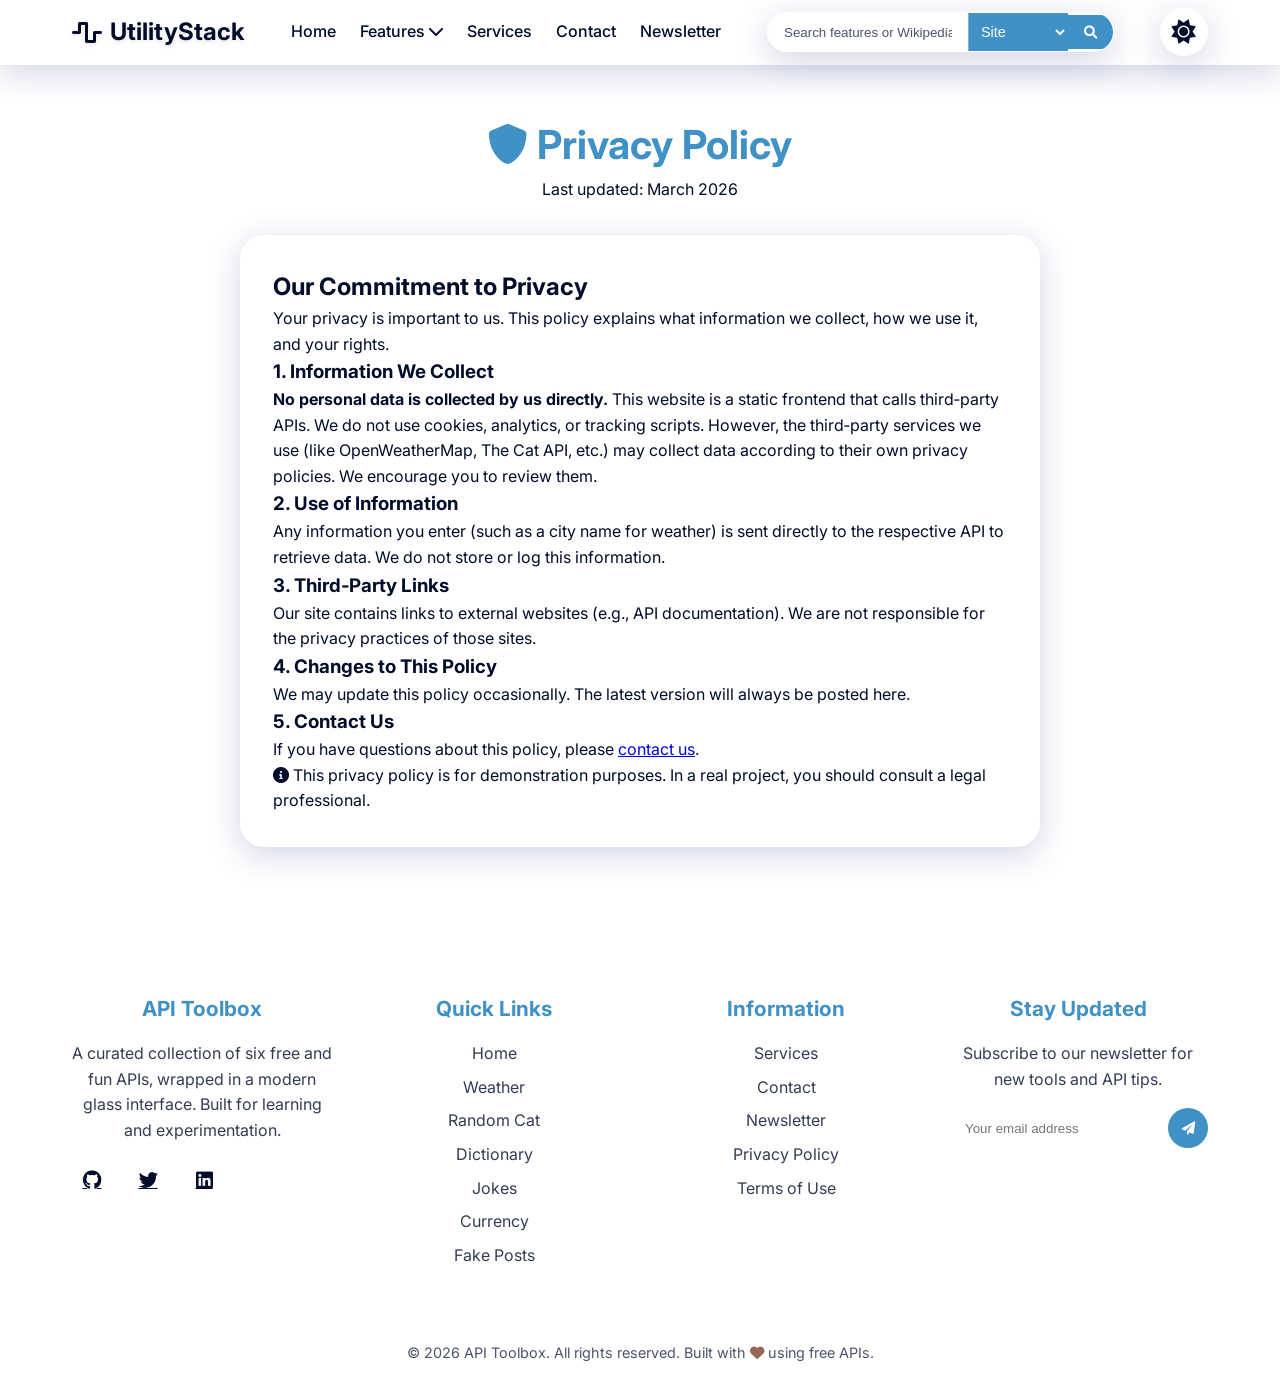
<file: pages/privacy-policy.html>
<!DOCTYPE html>
<html lang="en" data-theme="light">
<head>
  <meta charset="UTF-8">
  <meta name="viewport" content="width=device-width, initial-scale=1.0">
  <title>Privacy Policy · API Toolbox</title>

  <!-- ======================== Favicon items====================================== -->
  <link rel="icon" type="image/png" href="../assets/icons/favicon-96x96.png" sizes="96x96" />
  <link rel="icon" type="image/svg+xml" href="../assets/icons/favicon.svg" />
  <link rel="shortcut icon" href="../assets/icons/favicon.ico" />
  <link rel="apple-touch-icon" sizes="180x180" href="../assets/icons/apple-touch-icon.png" />
  <meta name="apple-mobile-web-app-title" content="UtilityStack" />
  <link rel="manifest" href="/site.webmanifest" />
  <!-- =============================================================================== -->

  <link rel="preconnect" href="https://fonts.googleapis.com">
  <link rel="preconnect" href="https://fonts.gstatic.com" crossorigin>
  <link href="https://fonts.googleapis.com/css2?family=Inter:opsz,wght@14..32,400;14..32,600;14..32,700&display=swap" rel="stylesheet">
  <link rel="stylesheet" href="https://cdnjs.cloudflare.com/ajax/libs/font-awesome/6.0.0-beta3/css/all.min.css">
  <link rel="stylesheet" href="../css/style.css">
  <link rel="stylesheet" href="../css/animations.css">
  <link rel="stylesheet" href="../css/media-queries.css">
</head>
<body>
  <!-- Header (same) -->
  <header>
    <div class="container header-flex">
      <div class="logo">
        <a href="../index.html"><i class="fas fa-wave-square"></i><span>UtilityStack</span></a>
      </div>
      <nav class="main-nav">
        <ul>
          <li><a href="../index.html">Home</a></li>
          <li class="dropdown">
            <a href="#" class="dropbtn">Features <i class="fas fa-chevron-down"></i></a>
            <div class="dropdown-content">
              <a href="weather.html"><i class="fas fa-cloud-sun"></i> Weather</a>
              <a href="cat.html"><i class="fas fa-cat"></i> Random Cat</a>
              <a href="dictionary.html"><i class="fas fa-book"></i> Dictionary</a>
              <a href="joke.html"><i class="fas fa-laugh"></i> Jokes</a>
              <a href="currency.html"><i class="fas fa-coins"></i> Currency</a>
              <a href="posts.html"><i class="fas fa-newspaper"></i> Fake Posts</a>
            </div>
          </li>
          <li><a href="services.html">Services</a></li>
          <li><a href="contact.html">Contact</a></li>
          <li><a href="newsletter.html">Newsletter</a></li>
        </ul>
      </nav>
      <div class="search-container">
        <form id="search-form">
          <input type="text" id="search-input" placeholder="Search features or Wikipedia..." aria-label="Search">
          <select id="search-source">
            <option value="site">Site</option>
            <option value="wikipedia">Wikipedia</option>
          </select>
          <button type="submit"><i class="fas fa-search"></i></button>
        </form>
      </div>
      <button id="theme-toggle" aria-label="Switch between dark and light mode">
        <i class="fas fa-sun"></i><i class="fas fa-moon"></i>
      </button>
      <button class="mobile-menu-btn" id="mobile-menu-btn"><i class="fas fa-bars"></i></button>
    </div>
  </header>

  <main class="feature-page">
    <div class="container">
      <div class="feature-header">
        <h1><i class="fas fa-shield-alt"></i> Privacy Policy</h1>
        <p>Last updated: March 2026</p>
      </div>

      <div class="feature-card">
        <h2>Our Commitment to Privacy</h2>
        <p>Your privacy is important to us. This policy explains what information we collect, how we use it, and your rights.</p>

        <h3>1. Information We Collect</h3>
        <p><strong>No personal data is collected by us directly.</strong> This website is a static frontend that calls third‑party APIs. We do not use cookies, analytics, or tracking scripts. However, the third‑party services we use (like OpenWeatherMap, The Cat API, etc.) may collect data according to their own privacy policies. We encourage you to review them.</p>

        <h3>2. Use of Information</h3>
        <p>Any information you enter (such as a city name for weather) is sent directly to the respective API to retrieve data. We do not store or log this information.</p>

        <h3>3. Third‑Party Links</h3>
        <p>Our site contains links to external websites (e.g., API documentation). We are not responsible for the privacy practices of those sites.</p>

        <h3>4. Changes to This Policy</h3>
        <p>We may update this policy occasionally. The latest version will always be posted here.</p>

        <h3>5. Contact Us</h3>
        <p>If you have questions about this policy, please <a href="contact.html">contact us</a>.</p>

        <p class="policy-note"><i class="fas fa-info-circle"></i> This privacy policy is for demonstration purposes. In a real project, you should consult a legal professional.</p>
      </div>
    </div>
  </main>

  <!-- Footer (same) -->
  <footer class="site-footer">
    <div class="container">
      <div class="footer-grid">
        <div class="footer-about">
          <h3>API Toolbox</h3>
          <p>A curated collection of six free and fun APIs, wrapped in a modern glass interface. Built for learning and experimentation.</p>
          <div class="social-links">
            <a href="#" aria-label="GitHub"><i class="fab fa-github"></i></a>
            <a href="#" aria-label="Twitter"><i class="fab fa-twitter"></i></a>
            <a href="#" aria-label="LinkedIn"><i class="fab fa-linkedin"></i></a>
          </div>
        </div>
        <div class="footer-links">
          <h3>Quick Links</h3>
          <ul>
            <li><a href="../index.html">Home</a></li>
            <li><a href="weather.html">Weather</a></li>
            <li><a href="cat.html">Random Cat</a></li>
            <li><a href="dictionary.html">Dictionary</a></li>
            <li><a href="joke.html">Jokes</a></li>
            <li><a href="currency.html">Currency</a></li>
            <li><a href="posts.html">Fake Posts</a></li>
          </ul>
        </div>
        <div class="footer-links">
          <h3>Information</h3>
          <ul>
            <li><a href="services.html">Services</a></li>
            <li><a href="contact.html">Contact</a></li>
            <li><a href="newsletter.html">Newsletter</a></li>
            <li><a href="privacy-policy.html">Privacy Policy</a></li>
            <li><a href="terms-use.html">Terms of Use</a></li>
          </ul>
        </div>
        <div class="footer-newsletter">
          <h3>Stay Updated</h3>
          <p>Subscribe to our newsletter for new tools and API tips.</p>
          <form id="footer-newsletter-form">
            <input type="email" placeholder="Your email address" required>
            <button type="submit"><i class="fas fa-paper-plane"></i></button>
          </form>
        </div>
      </div>
      <div class="footer-bottom">
        <p>© 2026 API Toolbox. All rights reserved. Built with <i class="fas fa-heart" style="color: #6D2411;"></i> using free APIs.</p>
      </div>
    </div>
  </footer>

  <script src="../js/config.js"></script>
  <script src="../js/main.js"></script>
</body>
</html>
</file>
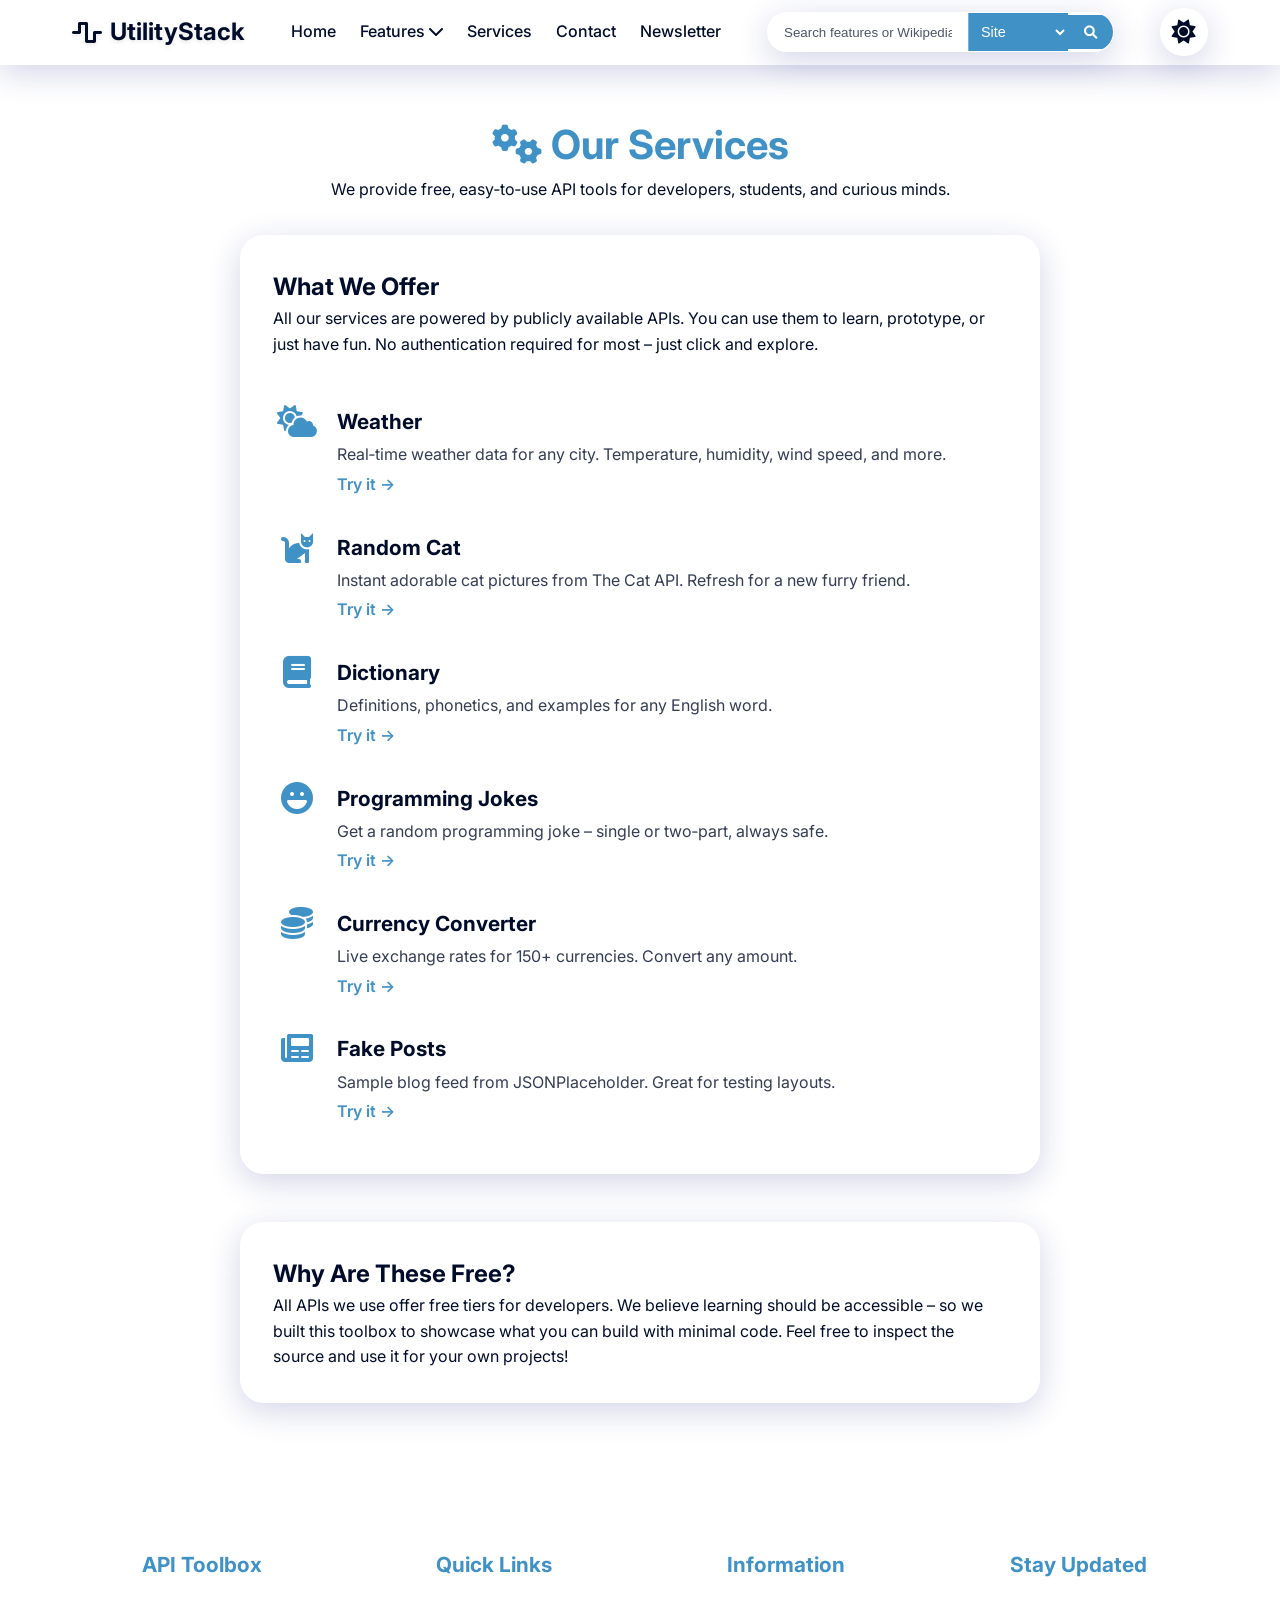
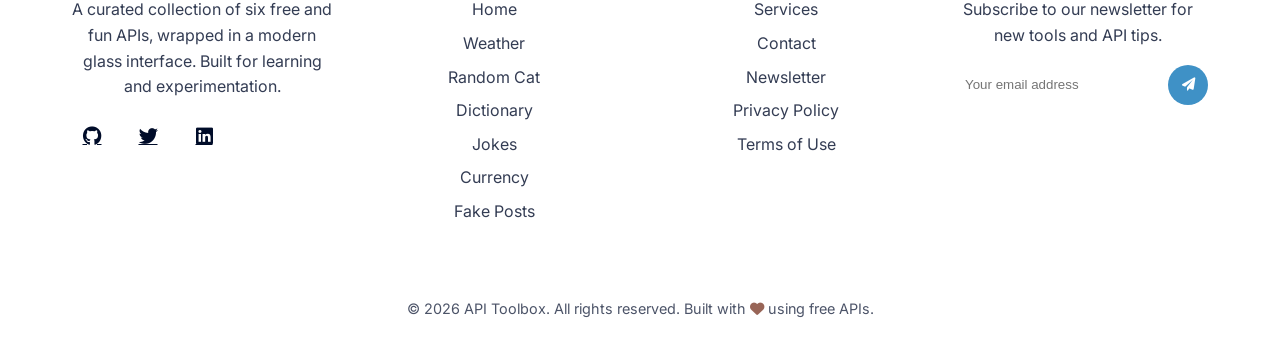
<file: pages/services.html>
<!DOCTYPE html>
<html lang="en" data-theme="light">
<head>
  <meta charset="UTF-8">
  <meta name="viewport" content="width=device-width, initial-scale=1.0">
  <title>Services · API Toolbox</title>

  <!-- ======================== Favicon items====================================== -->
  <link rel="icon" type="image/png" href="../assets/icons/favicon-96x96.png" sizes="96x96" />
  <link rel="icon" type="image/svg+xml" href="../assets/icons/favicon.svg" />
  <link rel="shortcut icon" href="../assets/icons/favicon.ico" />
  <link rel="apple-touch-icon" sizes="180x180" href="../assets/icons/apple-touch-icon.png" />
  <meta name="apple-mobile-web-app-title" content="UtilityStack" />
  <link rel="manifest" href="/site.webmanifest" />
  <!-- =============================================================================== -->

  <link rel="preconnect" href="https://fonts.googleapis.com">
  <link rel="preconnect" href="https://fonts.gstatic.com" crossorigin>
  <link href="https://fonts.googleapis.com/css2?family=Inter:opsz,wght@14..32,400;14..32,600;14..32,700&display=swap" rel="stylesheet">
  <link rel="stylesheet" href="https://cdnjs.cloudflare.com/ajax/libs/font-awesome/6.0.0-beta3/css/all.min.css">
  <link rel="stylesheet" href="../css/style.css">
  <link rel="stylesheet" href="../css/animations.css">
  <link rel="stylesheet" href="../css/media-queries.css">
  <link rel="stylesheet" href="../css/services.css">
</head>
<body>
  <!-- Header (same as homepage) -->
  <header>
    <div class="container header-flex">
      <div class="logo">
        <a href="../index.html"><i class="fas fa-wave-square"></i><span>UtilityStack</span></a>
      </div>
      <nav class="main-nav">
        <ul>
          <li><a href="../index.html">Home</a></li>
          <li class="dropdown">
            <a href="#" class="dropbtn">Features <i class="fas fa-chevron-down"></i></a>
            <div class="dropdown-content">
              <a href="weather.html"><i class="fas fa-cloud-sun"></i> Weather</a>
              <a href="cat.html"><i class="fas fa-cat"></i> Random Cat</a>
              <a href="dictionary.html"><i class="fas fa-book"></i> Dictionary</a>
              <a href="joke.html"><i class="fas fa-laugh"></i> Jokes</a>
              <a href="currency.html"><i class="fas fa-coins"></i> Currency</a>
              <a href="posts.html"><i class="fas fa-newspaper"></i> Fake Posts</a>
            </div>
          </li>
          <li><a href="services.html" class="active">Services</a></li>
          <li><a href="contact.html">Contact</a></li>
          <li><a href="newsletter.html">Newsletter</a></li>
        </ul>
      </nav>
      <div class="search-container">
        <form id="search-form">
          <input type="text" id="search-input" placeholder="Search features or Wikipedia..." aria-label="Search">
          <select id="search-source">
            <option value="site">Site</option>
            <option value="wikipedia">Wikipedia</option>
          </select>
          <button type="submit"><i class="fas fa-search"></i></button>
        </form>
      </div>
      <button id="theme-toggle" aria-label="Switch between dark and light mode">
        <i class="fas fa-sun"></i><i class="fas fa-moon"></i>
      </button>
      <button class="mobile-menu-btn" id="mobile-menu-btn"><i class="fas fa-bars"></i></button>
    </div>
  </header>

  <main class="feature-page">
    <div class="container">
      <div class="feature-header">
        <h1><i class="fas fa-cogs"></i> Our Services</h1>
        <p>We provide free, easy‑to‑use API tools for developers, students, and curious minds.</p>
      </div>

      <!-- Main content as glass card -->
      <div class="feature-card">
        <h2>What We Offer</h2>
        <p>All our services are powered by publicly available APIs. You can use them to learn, prototype, or just have fun. No authentication required for most – just click and explore.</p>

        <div class="services-list">
          <!-- Weather -->
          <div class="service-item">
            <i class="fas fa-cloud-sun"></i>
            <div>
              <h3>Weather</h3>
              <p>Real‑time weather data for any city. Temperature, humidity, wind speed, and more.</p>
              <a href="weather.html" class="service-link">Try it →</a>
            </div>
          </div>
          <!-- Cat -->
          <div class="service-item">
            <i class="fas fa-cat"></i>
            <div>
              <h3>Random Cat</h3>
              <p>Instant adorable cat pictures from The Cat API. Refresh for a new furry friend.</p>
              <a href="cat.html" class="service-link">Try it →</a>
            </div>
          </div>
          <!-- Dictionary -->
          <div class="service-item">
            <i class="fas fa-book"></i>
            <div>
              <h3>Dictionary</h3>
              <p>Definitions, phonetics, and examples for any English word.</p>
              <a href="dictionary.html" class="service-link">Try it →</a>
            </div>
          </div>
          <!-- Jokes -->
          <div class="service-item">
            <i class="fas fa-laugh"></i>
            <div>
              <h3>Programming Jokes</h3>
              <p>Get a random programming joke – single or two‑part, always safe.</p>
              <a href="joke.html" class="service-link">Try it →</a>
            </div>
          </div>
          <!-- Currency -->
          <div class="service-item">
            <i class="fas fa-coins"></i>
            <div>
              <h3>Currency Converter</h3>
              <p>Live exchange rates for 150+ currencies. Convert any amount.</p>
              <a href="currency.html" class="service-link">Try it →</a>
            </div>
          </div>
          <!-- Posts -->
          <div class="service-item">
            <i class="fas fa-newspaper"></i>
            <div>
              <h3>Fake Posts</h3>
              <p>Sample blog feed from JSONPlaceholder. Great for testing layouts.</p>
              <a href="posts.html" class="service-link">Try it →</a>
            </div>
          </div>
        </div>
      </div>

      <!-- Extra info: why free? -->
      <div class="feature-card" style="margin-top: 2rem;">
        <h2>Why Are These Free?</h2>
        <p>All APIs we use offer free tiers for developers. We believe learning should be accessible – so we built this toolbox to showcase what you can build with minimal code. Feel free to inspect the source and use it for your own projects!</p>
      </div>
    </div>
  </main>

  <!-- Footer (same as homepage) -->
  <footer class="site-footer">
    <div class="container">
      <div class="footer-grid">
        <div class="footer-about">
          <h3>API Toolbox</h3>
          <p>A curated collection of six free and fun APIs, wrapped in a modern glass interface. Built for learning and experimentation.</p>
          <div class="social-links">
            <a href="#" aria-label="GitHub"><i class="fab fa-github"></i></a>
            <a href="#" aria-label="Twitter"><i class="fab fa-twitter"></i></a>
            <a href="#" aria-label="LinkedIn"><i class="fab fa-linkedin"></i></a>
          </div>
        </div>
        <div class="footer-links">
          <h3>Quick Links</h3>
          <ul>
            <li><a href="../index.html">Home</a></li>
            <li><a href="weather.html">Weather</a></li>
            <li><a href="cat.html">Random Cat</a></li>
            <li><a href="dictionary.html">Dictionary</a></li>
            <li><a href="joke.html">Jokes</a></li>
            <li><a href="currency.html">Currency</a></li>
            <li><a href="posts.html">Fake Posts</a></li>
          </ul>
        </div>
        <div class="footer-links">
          <h3>Information</h3>
          <ul>
            <li><a href="services.html">Services</a></li>
            <li><a href="contact.html">Contact</a></li>
            <li><a href="newsletter.html">Newsletter</a></li>
            <li><a href="privacy-policy.html">Privacy Policy</a></li>
            <li><a href="terms-use.html">Terms of Use</a></li>
          </ul>
        </div>
        <div class="footer-newsletter">
          <h3>Stay Updated</h3>
          <p>Subscribe to our newsletter for new tools and API tips.</p>
          <form id="footer-newsletter-form">
            <input type="email" placeholder="Your email address" required>
            <button type="submit"><i class="fas fa-paper-plane"></i></button>
          </form>
        </div>
      </div>
      <div class="footer-bottom">
        <p>© 2026 API Toolbox. All rights reserved. Built with <i class="fas fa-heart" style="color: #6D2411;"></i> using free APIs.</p>
      </div>
    </div>
  </footer>

  <script src="../js/config.js"></script>
  <script src="../js/main.js"></script>
</body>
</html>
</file>
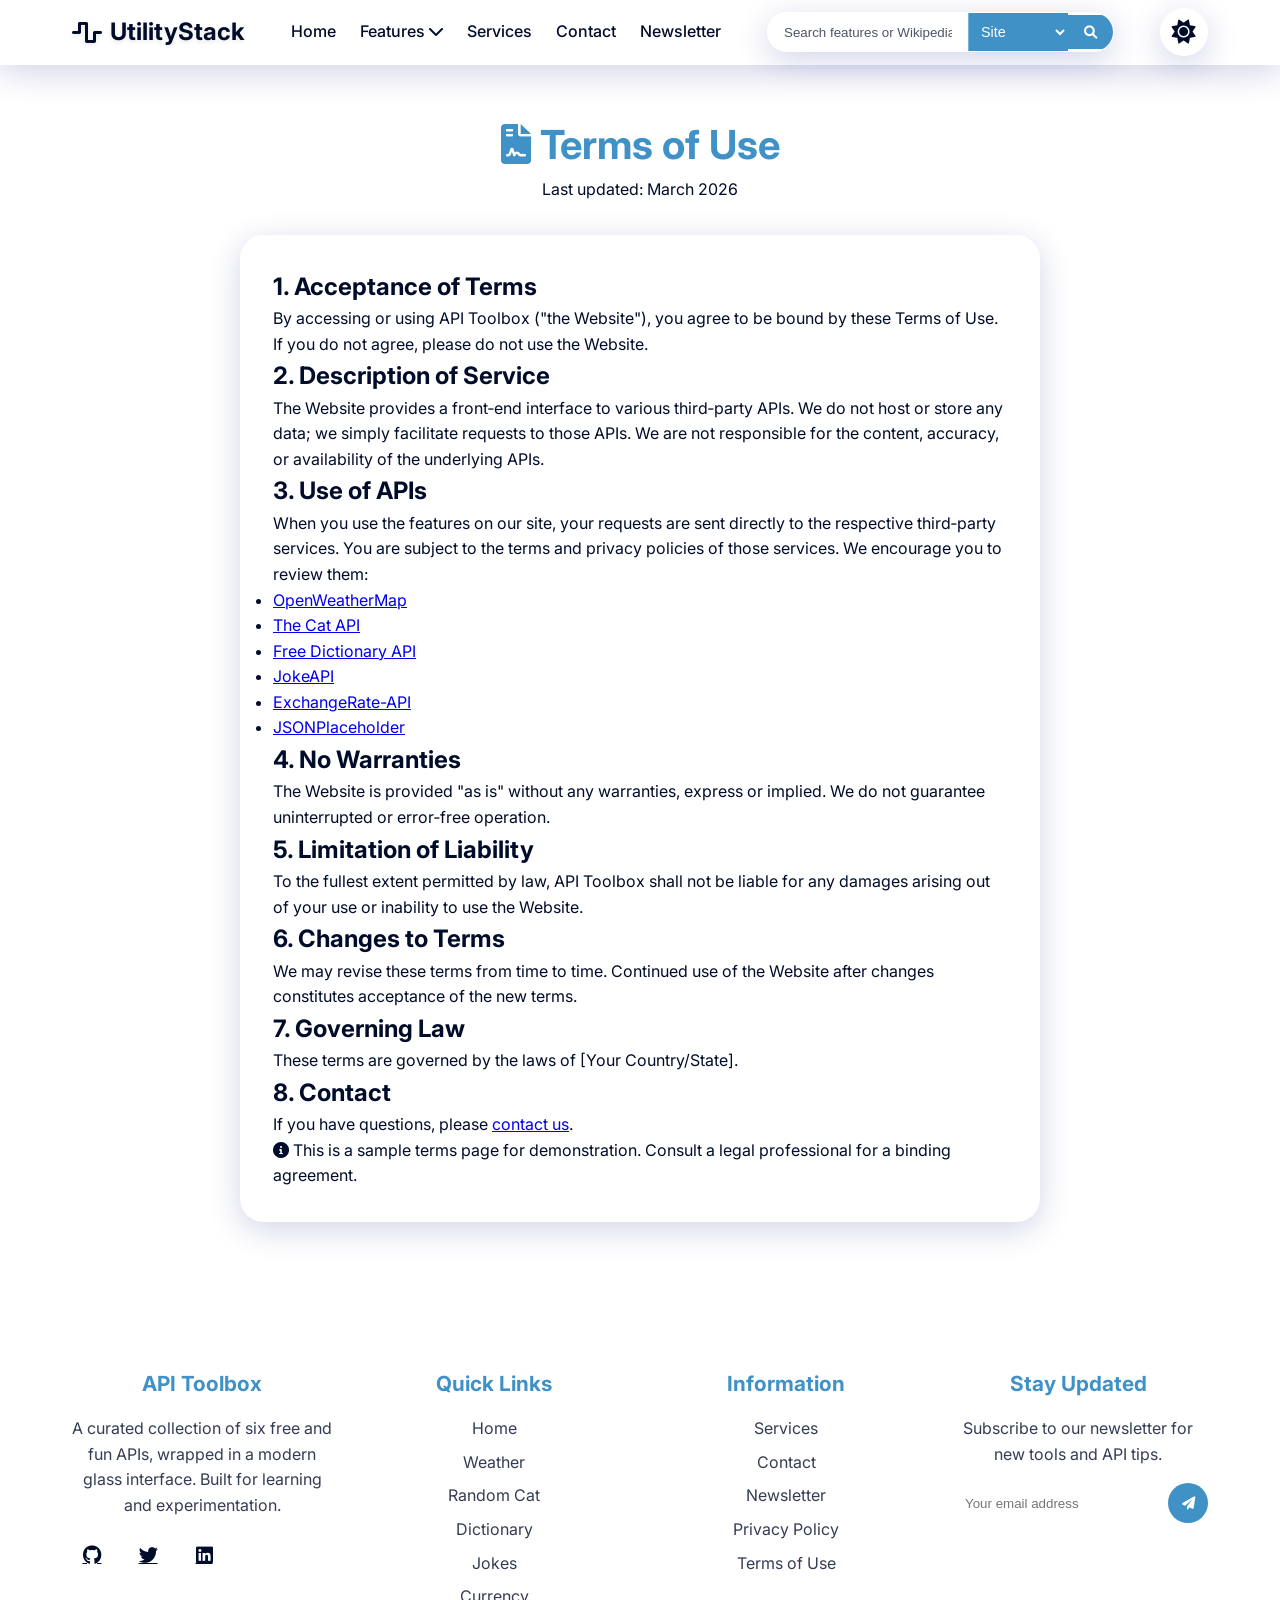
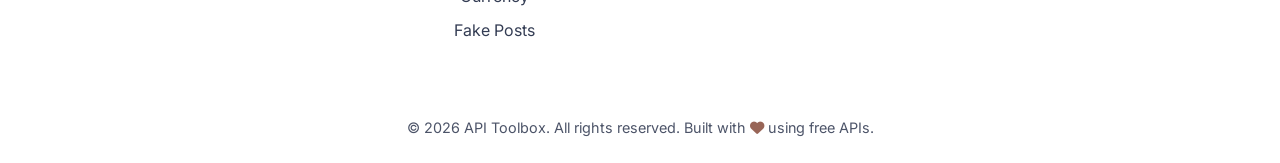
<file: pages/terms-use.html>
<!DOCTYPE html>
<html lang="en" data-theme="light">

<head>
    <meta charset="UTF-8">
    <meta name="viewport" content="width=device-width, initial-scale=1.0">
    <title>Terms of Use · API Toolbox</title>

    <!-- ======================== Favicon items====================================== -->
  <link rel="icon" type="image/png" href="../assets/icons/favicon-96x96.png" sizes="96x96" />
  <link rel="icon" type="image/svg+xml" href="../assets/icons/favicon.svg" />
  <link rel="shortcut icon" href="../assets/icons/favicon.ico" />
  <link rel="apple-touch-icon" sizes="180x180" href="../assets/icons/apple-touch-icon.png" />
  <meta name="apple-mobile-web-app-title" content="UtilityStack" />
  <link rel="manifest" href="/site.webmanifest" />
  <!-- =============================================================================== -->

    <link rel="preconnect" href="https://fonts.googleapis.com">
    <link rel="preconnect" href="https://fonts.gstatic.com" crossorigin>
    <link href="https://fonts.googleapis.com/css2?family=Inter:opsz,wght@14..32,400;14..32,600;14..32,700&display=swap"
        rel="stylesheet">
    <link rel="stylesheet" href="https://cdnjs.cloudflare.com/ajax/libs/font-awesome/6.0.0-beta3/css/all.min.css">
    <link rel="stylesheet" href="../css/style.css">
    <link rel="stylesheet" href="../css/animations.css">
    <link rel="stylesheet" href="../css/media-queries.css">
</head>

<body>
    <!-- Header -->
    <header>
        <div class="container header-flex">
            <div class="logo">
                <a href="../index.html"><i class="fas fa-wave-square"></i>
                    <span>UtilityStack</span></a>
            </div>
            <nav class="main-nav">
                <ul>
                    <li><a href="../index.html">Home</a></li>
                    <li class="dropdown">
                        <a href="#" class="dropbtn">Features <i class="fas fa-chevron-down"></i></a>
                        <div class="dropdown-content">
                            <a href="weather.html"><i class="fas fa-cloud-sun"></i> Weather</a>
                            <a href="cat.html"><i class="fas fa-cat"></i> Random Cat</a>
                            <a href="dictionary.html"><i class="fas fa-book"></i> Dictionary</a>
                            <a href="joke.html"><i class="fas fa-laugh"></i> Jokes</a>
                            <a href="currency.html"><i class="fas fa-coins"></i> Currency</a>
                            <a href="posts.html"><i class="fas fa-newspaper"></i> Fake Posts</a>
                        </div>
                    </li>
                    <li><a href="services.html">Services</a></li>
                    <li><a href="contact.html">Contact</a></li>
                    <li><a href="newsletter.html">Newsletter</a></li>
                </ul>
            </nav>
            <div class="search-container">
                <form id="search-form">
                    <input type="text" id="search-input" placeholder="Search features or Wikipedia..."
                        aria-label="Search">
                    <select id="search-source">
                        <option value="site">Site</option>
                        <option value="wikipedia">Wikipedia</option>
                    </select>
                    <button type="submit"><i class="fas fa-search"></i></button>
                </form>
            </div>
            <button id="theme-toggle" aria-label="Switch between dark and light mode">
                <i class="fas fa-sun"></i><i class="fas fa-moon"></i>
            </button>
            <button class="mobile-menu-btn" id="mobile-menu-btn"><i class="fas fa-bars"></i></button>
        </div>
    </header>

    <main class="feature-page">
        <div class="container">
            <div class="feature-header">
                <h1><i class="fas fa-file-contract"></i> Terms of Use</h1>
                <p>Last updated: March 2026</p>
            </div>

            <div class="feature-card">
                <h2>1. Acceptance of Terms</h2>
                <p>By accessing or using API Toolbox ("the Website"), you agree to be bound by these Terms of Use. If
                    you do not agree, please do not use the Website.</p>

                <h2>2. Description of Service</h2>
                <p>The Website provides a front‑end interface to various third‑party APIs. We do not host or store any
                    data; we simply facilitate requests to those APIs. We are not responsible for the content, accuracy,
                    or availability of the underlying APIs.</p>

                <h2>3. Use of APIs</h2>
                <p>When you use the features on our site, your requests are sent directly to the respective third‑party
                    services. You are subject to the terms and privacy policies of those services. We encourage you to
                    review them:</p>
                <ul>
                    <li><a href="https://openweathermap.org/terms" target="_blank">OpenWeatherMap</a></li>
                    <li><a href="https://thecatapi.com/privacy" target="_blank">The Cat API</a></li>
                    <li><a href="https://dictionaryapi.dev/" target="_blank">Free Dictionary API</a></li>
                    <li><a href="https://jokeapi.dev/" target="_blank">JokeAPI</a></li>
                    <li><a href="https://www.exchangerate-api.com/terms" target="_blank">ExchangeRate-API</a></li>
                    <li><a href="https://jsonplaceholder.typicode.com/" target="_blank">JSONPlaceholder</a></li>
                </ul>

                <h2>4. No Warranties</h2>
                <p>The Website is provided "as is" without any warranties, express or implied. We do not guarantee
                    uninterrupted or error‑free operation.</p>

                <h2>5. Limitation of Liability</h2>
                <p>To the fullest extent permitted by law, API Toolbox shall not be liable for any damages arising out
                    of your use or inability to use the Website.</p>

                <h2>6. Changes to Terms</h2>
                <p>We may revise these terms from time to time. Continued use of the Website after changes constitutes
                    acceptance of the new terms.</p>

                <h2>7. Governing Law</h2>
                <p>These terms are governed by the laws of [Your Country/State].</p>

                <h2>8. Contact</h2>
                <p>If you have questions, please <a href="contact.html">contact us</a>.</p>

                <p class="policy-note"><i class="fas fa-info-circle"></i> This is a sample terms page for demonstration.
                    Consult a legal professional for a binding agreement.</p>
            </div>
        </div>
    </main>

    <!-- Footer -->
    <footer class="site-footer">
        <div class="container">
            <div class="footer-grid">
                <div class="footer-about">
                    <h3>API Toolbox</h3>
                    <p>A curated collection of six free and fun APIs, wrapped in a modern glass interface. Built for
                        learning and experimentation.</p>
                    <div class="social-links">
                        <a href="#" aria-label="GitHub"><i class="fab fa-github"></i></a>
                        <a href="#" aria-label="Twitter"><i class="fab fa-twitter"></i></a>
                        <a href="#" aria-label="LinkedIn"><i class="fab fa-linkedin"></i></a>
                    </div>
                </div>
                <div class="footer-links">
                    <h3>Quick Links</h3>
                    <ul>
                        <li><a href="../index.html">Home</a></li>
                        <li><a href="weather.html">Weather</a></li>
                        <li><a href="cat.html">Random Cat</a></li>
                        <li><a href="dictionary.html">Dictionary</a></li>
                        <li><a href="joke.html">Jokes</a></li>
                        <li><a href="currency.html">Currency</a></li>
                        <li><a href="posts.html">Fake Posts</a></li>
                    </ul>
                </div>
                <div class="footer-links">
                    <h3>Information</h3>
                    <ul>
                        <li><a href="services.html">Services</a></li>
                        <li><a href="contact.html">Contact</a></li>
                        <li><a href="newsletter.html">Newsletter</a></li>
                        <li><a href="privacy-policy.html">Privacy Policy</a></li>
                        <li><a href="terms-use.html">Terms of Use</a></li>
                    </ul>
                </div>
                <div class="footer-newsletter">
                    <h3>Stay Updated</h3>
                    <p>Subscribe to our newsletter for new tools and API tips.</p>
                    <form id="footer-newsletter-form">
                        <input type="email" placeholder="Your email address" required>
                        <button type="submit"><i class="fas fa-paper-plane"></i></button>
                    </form>
                </div>
            </div>
            <div class="footer-bottom">
                <p>© 2026 API Toolbox. All rights reserved. Built with <i class="fas fa-heart"
                        style="color: #6D2411;"></i> using free APIs.</p>
            </div>
        </div>
    </footer>

    <script src="../js/config.js"></script>
    <script src="../js/main.js"></script>
</body>

</html>
</file>
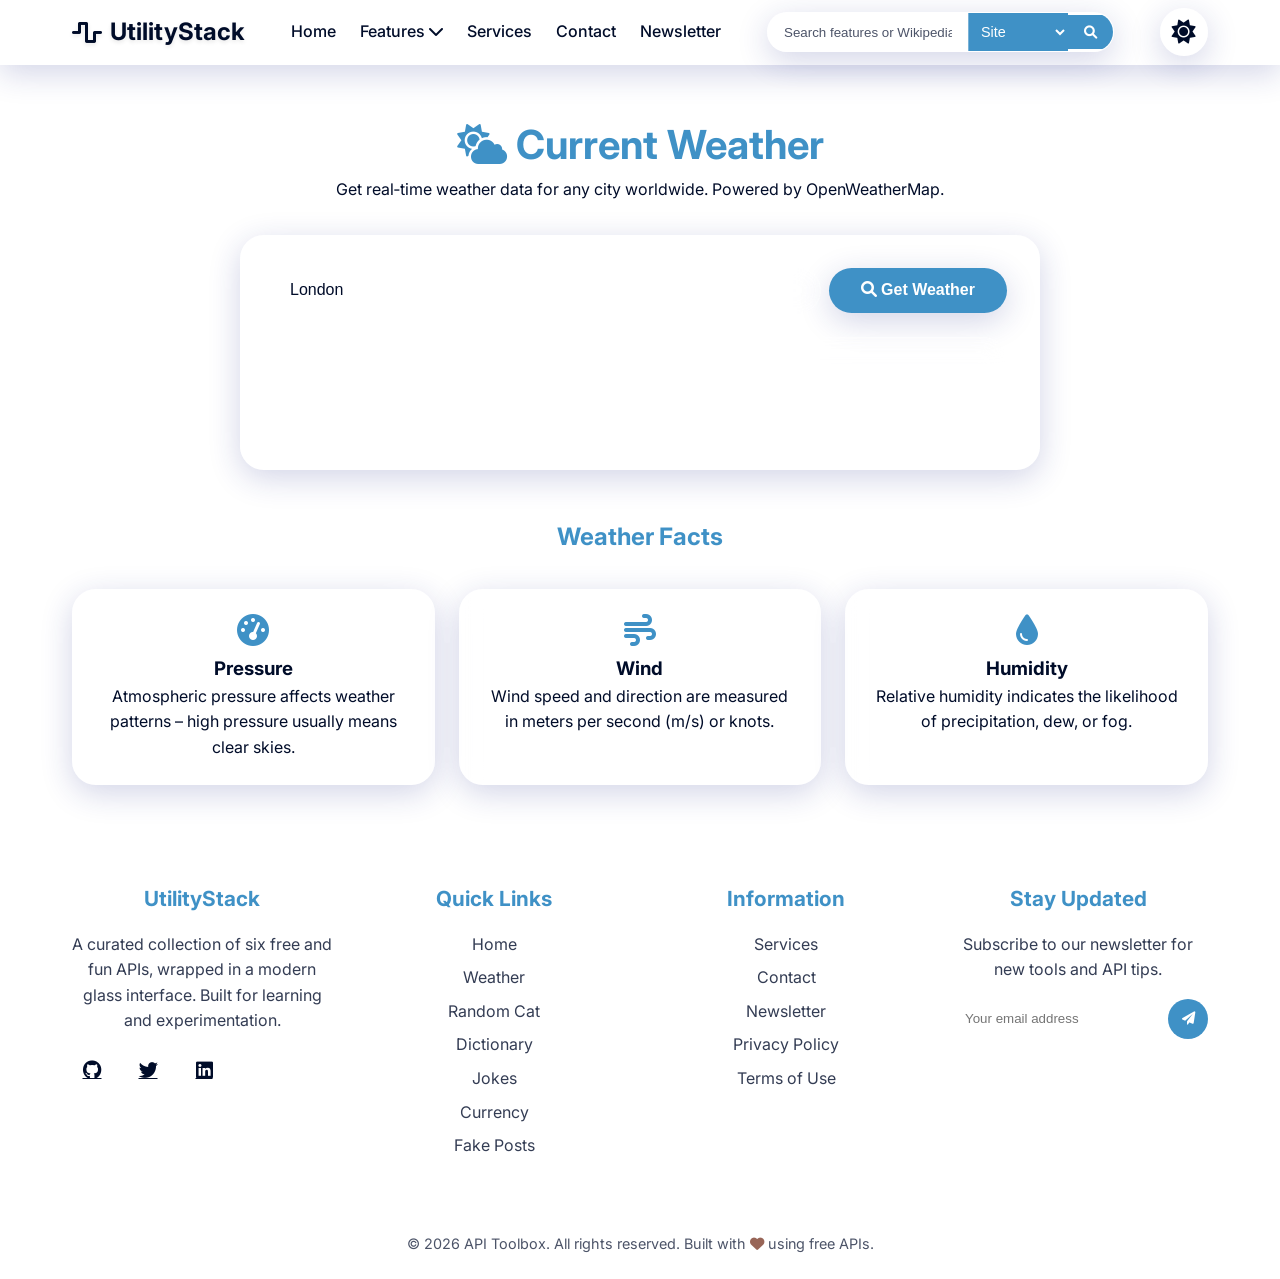
<file: pages/weather.html>
<!DOCTYPE html>
<html lang="en" data-theme="light">
<head>
  <meta charset="UTF-8">
  <meta name="viewport" content="width=device-width, initial-scale=1.0">
  <title>Weather · API Toolbox</title>

  <!-- ======================== Favicon items====================================== -->
  <link rel="icon" type="image/png" href="../assets/icons/favicon-96x96.png" sizes="96x96" />
  <link rel="icon" type="image/svg+xml" href="../assets/icons/favicon.svg" />
  <link rel="shortcut icon" href="../assets/icons/favicon.ico" />
  <link rel="apple-touch-icon" sizes="180x180" href="../assets/icons/apple-touch-icon.png" />
  <meta name="apple-mobile-web-app-title" content="UtilityStack" />
  <link rel="manifest" href="/site.webmanifest" />
  <!-- =============================================================================== -->

  <link rel="preconnect" href="https://fonts.googleapis.com">
  <link rel="preconnect" href="https://fonts.gstatic.com" crossorigin>
  <link href="https://fonts.googleapis.com/css2?family=Inter:opsz,wght@14..32,400;14..32,600;14..32,700&display=swap" rel="stylesheet">
  <link rel="stylesheet" href="https://cdnjs.cloudflare.com/ajax/libs/font-awesome/6.0.0-beta3/css/all.min.css">
  <link rel="stylesheet" href="../css/style.css">
  <link rel="stylesheet" href="../css/animations.css">
  <link rel="stylesheet" href="../css/media-queries.css">
</head>
<body>
  <header>
  <div class="container header-flex">
    <div class="logo">
      <a href="../index.html"><i class="fas fa-wave-square"></i><span>UtilityStack</span></a>
    </div>
    <nav class="main-nav">
      <ul>
        <li><a href="../index.html">Home</a></li>
        <li class="dropdown">
          <a href="#" class="dropbtn">Features <i class="fas fa-chevron-down"></i></a>
          <div class="dropdown-content">
            <a href="weather.html"><i class="fas fa-cloud-sun"></i> Weather</a>
            <a href="cat.html"><i class="fas fa-cat"></i> Random Cat</a>
            <a href="dictionary.html"><i class="fas fa-book"></i> Dictionary</a>
            <a href="joke.html"><i class="fas fa-laugh"></i> Jokes</a>
            <a href="currency.html"><i class="fas fa-coins"></i> Currency</a>
            <a href="posts.html"><i class="fas fa-newspaper"></i> Fake Posts</a>
          </div>
        </li>
        <li><a href="services.html">Services</a></li>
        <li><a href="contact.html">Contact</a></li>
        <li><a href="newsletter.html">Newsletter</a></li>
      </ul>
    </nav>
    <!-- UPDATED SEARCH WITH SOURCE SELECT -->
    <div class="search-container">
      <form id="search-form">
        <input type="text" id="search-input" placeholder="Search features or Wikipedia..." aria-label="Search">
        <select id="search-source">
          <option value="site">Site</option>
          <option value="wikipedia">Wikipedia</option>
        </select>
        <button type="submit"><i class="fas fa-search"></i></button>
      </form>
    </div>
    <button id="theme-toggle" aria-label="Switch between dark and light mode">
      <i class="fas fa-sun"></i><i class="fas fa-moon"></i>
    </button>
    <button class="mobile-menu-btn" id="mobile-menu-btn"><i class="fas fa-bars"></i></button>
  </div>
</header>

  <main class="feature-page">
    <div class="container">
      <div class="feature-header">
        <h1><i class="fas fa-cloud-sun"></i> Current Weather</h1>
        <p>Get real‑time weather data for any city worldwide. Powered by OpenWeatherMap.</p>
      </div>

      <div class="feature-card">
        <div class="input-group">
          <input type="text" id="city-input" placeholder="Enter city name (e.g. London)" value="London">
          <button id="get-weather"><i class="fas fa-search"></i> Get Weather</button>
        </div>

        <div id="weather-result" class="result-area">
          <div class="loading-spinner" style="display: none;"><i class="fas fa-spinner fa-spin"></i> Loading...</div>
          <div class="error-message" style="display: none;"></div>
          <div class="weather-details" style="display: none;"></div>
        </div>
      </div>

      <!-- Extra content: weather tips -->
      <div class="extra-info">
        <h2>Weather Facts</h2>
        <div class="info-cards">
          <div class="mini-card">
            <i class="fas fa-tachometer-alt"></i>
            <h3>Pressure</h3>
            <p>Atmospheric pressure affects weather patterns – high pressure usually means clear skies.</p>
          </div>
          <div class="mini-card">
            <i class="fas fa-wind"></i>
            <h3>Wind</h3>
            <p>Wind speed and direction are measured in meters per second (m/s) or knots.</p>
          </div>
          <div class="mini-card">
            <i class="fas fa-tint"></i>
            <h3>Humidity</h3>
            <p>Relative humidity indicates the likelihood of precipitation, dew, or fog.</p>
          </div>
        </div>
      </div>
    </div>
  </main>

  <footer class="site-footer">
    <div class="container">
      <div class="footer-grid">
        <div class="footer-about">
          <h3>UtilityStack</h3>
          <p>A curated collection of six free and fun APIs, wrapped in a modern glass interface. Built for learning and
            experimentation.</p>
          <div class="social-links">
            <a href="#" aria-label="GitHub"><i class="fab fa-github"></i></a>
            <a href="#" aria-label="Twitter"><i class="fab fa-twitter"></i></a>
            <a href="#" aria-label="LinkedIn"><i class="fab fa-linkedin"></i></a>
          </div>
        </div>
        <div class="footer-links">
          <h3>Quick Links</h3>
          <ul>
            <li><a href="../index.html">Home</a></li>
            <li><a href="weather.html">Weather</a></li>
            <li><a href="cat.html">Random Cat</a></li>
            <li><a href="dictionary.html">Dictionary</a></li>
            <li><a href="joke.html">Jokes</a></li>
            <li><a href="currency.html">Currency</a></li>
            <li><a href="posts.html">Fake Posts</a></li>
          </ul>
        </div>
        <div class="footer-links">
          <h3>Information</h3>
          <ul>
            <li><a href="services.html">Services</a></li>
            <li><a href="contact.html">Contact</a></li>
            <li><a href="newsletter.html">Newsletter</a></li>
            <li><a href="privacy-policy.html">Privacy Policy</a></li>
            <li><a href="terms-use.html">Terms of Use</a></li>
          </ul>
        </div>
        <div class="footer-newsletter">
          <h3>Stay Updated</h3>
          <p>Subscribe to our newsletter for new tools and API tips.</p>
          <form id="footer-newsletter-form">
            <input type="email" placeholder="Your email address" required>
            <button type="submit"><i class="fas fa-paper-plane"></i></button>
          </form>
        </div>
      </div>
      <div class="footer-bottom">
        <p>© 2026 API Toolbox. All rights reserved. Built with <i class="fas fa-heart" style="color: #6D2411;"></i>
          using free APIs.</p>
      </div>
    </div>
  </footer>

  <script src="../js/config.js"></script>
  <script src="../js/main.js"></script>
  <script src="../js/weather.js"></script>
</body>
</html>
</file>
<file: css/style.css>
/* css/style.css – Redesigned with Glassmorphism */

/* Light theme (default) – using user's colors */
:root {
  --bg-color: #ffffff;
  --text-color: #000C29;
  --card-bg: #ffffff;
  --primary: #3F91C6;
  --primary-dark: #117DBC;
  --secondary: #093E70;
  --accent1: #6D2411;
  --accent2: #DCAF73;
  --border-radius: 24px;
  --shadow: 0 20px 40px rgba(0, 12, 41, 0.1);
  --transition: background-color 0.3s, color 0.3s, border-color 0.3s, backdrop-filter 0.3s;
  --hero-overlay: linear-gradient(135deg, rgba(63, 145, 198, 0.8) 0%, rgba(9, 62, 112, 0.8) 100%);

  /* Glass variables – light theme */
  --glass-bg: rgba(255, 255, 255, 0.25);
  --glass-border: rgba(255, 255, 255, 0.3);
  --glass-shadow: 0 8px 32px 0 rgba(31, 38, 135, 0.2);
  --glass-blur: blur(12px);
}

/* Dark theme – toggle switches to this */
[data-theme="dark"] {
  --bg-color: #121212;
  --text-color: #e0e0e0;
  --card-bg: #1E1E1E;
  --primary: #BB86FC;
  --primary-dark: #9b67d6;
  --secondary: #03DAC6;
  --accent1: #CF6679;
  --accent2: #FFB74D;
  --shadow: 0 20px 40px rgba(0, 0, 0, 0.5);
  --hero-overlay: linear-gradient(135deg, rgba(187, 134, 252, 0.7) 0%, rgba(3, 218, 198, 0.7) 100%);

  /* Glass variables – dark theme */
  --glass-bg: rgba(0, 0, 0, 0.3);
  --glass-border: rgba(255, 255, 255, 0.1);
  --glass-shadow: 0 8px 32px 0 rgba(0, 0, 0, 0.5);
  --glass-blur: blur(12px);
}

* {
  margin: 0;
  padding: 0;
  box-sizing: border-box;
}

body {
  font-family: 'Inter', sans-serif;
  background-color: var(--bg-color);
  color: var(--text-color);
  line-height: 1.6;
  transition: var(--transition);
  min-height: 100vh;
  display: flex;
  flex-direction: column;
}

.container {
  max-width: 1200px;
  margin: 0 auto;
  padding: 0 2rem;
  width: 100%;
}

/* ========== GLASS HEADER ========== */
header {
  background: var(--glass-bg);
  backdrop-filter: var(--glass-blur);
  -webkit-backdrop-filter: var(--glass-blur);
  border-bottom: 1px solid var(--glass-border);
  box-shadow: var(--glass-shadow);
  position: sticky;
  top: 0;
  z-index: 100;
  padding: 0.5rem 0;
  transition: var(--transition);
}

.header-flex {
  display: flex;
  justify-content: space-between;
  align-items: center;
  flex-wrap: wrap;
  gap: 1rem;
}

/* Logo */
.logo a {
  display: flex;
  align-items: center;
  gap: 0.5rem;
  font-size: 1.5rem;
  font-weight: 700;
  color: var(--text-color);
  text-decoration: none;
  text-shadow: 0 2px 4px rgba(0, 0, 0, 0.1);
}

.logo-img {
  height: 40px;
  width: auto;
  filter: drop-shadow(0 2px 4px rgba(0, 0, 0, 0.1));
}

/* Navigation */
.main-nav ul {
  display: flex;
  list-style: none;
  gap: 1.5rem;
  align-items: center;
}

.main-nav a {
  color: var(--text-color);
  text-decoration: none;
  font-weight: 500;
  transition: color 0.2s;
}

.main-nav a:hover {
  color: var(--primary);
}

/* Dropdown */
.dropdown {
  position: relative;
  display: inline-block;
}

.dropdown-content {
  display: none;
  position: absolute;
  background: var(--glass-bg);
  backdrop-filter: var(--glass-blur);
  -webkit-backdrop-filter: var(--glass-blur);
  min-width: 200px;
  box-shadow: var(--glass-shadow);
  border-radius: 16px;
  border: 1px solid var(--glass-border);
  z-index: 1;
  top: 100%;
  left: 0;
  padding: 0.5rem 0;
}

.dropdown-content a {
  padding: 0.5rem 1rem;
  display: block;
  color: var(--text-color);
  transition: background 0.2s;
}

.dropdown-content a:hover {
  background: var(--primary);
  color: white;
}

.dropdown:hover .dropdown-content {
  display: block;
}

/* Search container (with source select) – glass style */
.search-container form {
  display: flex;
  align-items: center;
  background: var(--glass-bg);
  backdrop-filter: var(--glass-blur);
  -webkit-backdrop-filter: var(--glass-blur);
  border: 1px solid var(--glass-border);
  border-radius: 40px;
  overflow: hidden;
  box-shadow: var(--glass-shadow);
}

.search-container input {
  border: none;
  padding: 0.6rem 1rem;
  background: transparent;
  color: var(--text-color);
  width: 200px;
  outline: none;
}

.search-container input::placeholder {
  color: var(--text-color);
  opacity: 0.7;
}

.search-container select {
  border: none;
  background: var(--primary);
  color: white;
  padding: 0.6rem 0.5rem;
  font-size: 0.9rem;
  cursor: pointer;
  outline: none;
  border-left: 1px solid rgba(255, 255, 255, 0.3);
}

.search-container select option {
  background: var(--card-bg);
  color: var(--text-color);
}

.search-container button {
  background: var(--primary);
  border: none;
  padding: 0.6rem 1rem;
  color: white;
  cursor: pointer;
  transition: background 0.2s;
}

.search-container button:hover {
  background: var(--primary-dark);
}

/* Theme toggle button */
#theme-toggle {
  background: var(--glass-bg);
  backdrop-filter: var(--glass-blur);
  -webkit-backdrop-filter: var(--glass-blur);
  border: 1px solid var(--glass-border);
  font-size: 1.5rem;
  cursor: pointer;
  color: var(--text-color);
  padding: 0.5rem;
  border-radius: 50%;
  width: 3rem;
  height: 3rem;
  display: flex;
  align-items: center;
  justify-content: center;
  transition: background-color 0.2s;
  box-shadow: var(--glass-shadow);
}

#theme-toggle:hover {
  background: rgba(128, 128, 128, 0.3);
}

[data-theme="light"] #theme-toggle .fa-sun {
  display: inline;
}

[data-theme="light"] #theme-toggle .fa-moon {
  display: none;
}

[data-theme="dark"] #theme-toggle .fa-sun {
  display: none;
}

[data-theme="dark"] #theme-toggle .fa-moon {
  display: inline;
}

/* Mobile menu button */
.mobile-menu-btn {
  display: none;
  background: var(--glass-bg);
  backdrop-filter: var(--glass-blur);
  -webkit-backdrop-filter: var(--glass-blur);
  border: 1px solid var(--glass-border);
  font-size: 1.8rem;
  color: var(--text-color);
  cursor: pointer;
  padding: 0.5rem 1rem;
  border-radius: 40px;
}

/* ========== HERO SECTION WITH GLASS CARD ========== */
.hero {
  min-height: 80vh;
  display: flex;
  align-items: center;
  text-align: center;
  color: white;
  position: relative;
  background-size: cover;
  background-position: center;
  isolation: isolate;
}

.hero::before {
  content: "";
  position: absolute;
  inset: 0;
  background: var(--hero-overlay);
  z-index: 1;
}

.hero .container {
  position: relative;
  z-index: 2;
  background: var(--glass-bg);
  backdrop-filter: var(--glass-blur);
  -webkit-backdrop-filter: var(--glass-blur);
  border: 1px solid var(--glass-border);
  border-radius: var(--border-radius);
  padding: 4rem 3rem;
  max-width: 900px;
  box-shadow: var(--glass-shadow);
  margin: 0 auto;
}

.hero h1 {
  font-size: 3.5rem;
  margin-bottom: 1rem;
  line-height: 1.2;
  text-shadow: 0 4px 8px rgba(0, 0, 0, 0.2);
}

.hero .accent {
  color: var(--accent2);
}

.hero p {
  font-size: 1.3rem;
  max-width: 700px;
  margin: 0 auto 2rem;
  opacity: 0.95;
}

/* ========== BUTTONS (glass style) ========== */
.btn-primary,
.btn-secondary {
  display: inline-block;
  padding: 1rem 2.5rem;
  border-radius: 40px;
  font-weight: 600;
  text-decoration: none;
  transition: transform 0.2s, box-shadow 0.2s, background 0.2s;
  border: 1px solid var(--glass-border);
}

.btn-primary {
  background: var(--primary);
  color: white;
  box-shadow: var(--glass-shadow);
}

.btn-primary:hover {
  background: var(--primary-dark);
  transform: translateY(-4px);
  box-shadow: 0 12px 28px rgba(0, 0, 0, 0.3);
}

.btn-secondary {
  background: var(--glass-bg);
  backdrop-filter: var(--glass-blur);
  -webkit-backdrop-filter: var(--glass-blur);
  color: var(--text-color);
  border: 1px solid var(--glass-border);
}

.btn-secondary:hover {
  background: var(--primary);
  color: white;
  border-color: transparent;
}

/* ========== FEATURES SECTION ========== */
.section-title {
  font-size: 2.5rem;
  text-align: center;
  margin-bottom: 0.5rem;
  color: var(--primary);
}

.section-subtitle {
  text-align: center;
  font-size: 1.2rem;
  margin-bottom: 3rem;
  opacity: 0.8;
}

.features-section {
  padding: 5rem 0;
}

/* Card Grid – glass cards */
.card-grid {
  display: grid;
  grid-template-columns: repeat(auto-fit, minmax(280px, 1fr));
  gap: 2rem;
  margin: 2rem 0;
}

.card {
  background: var(--glass-bg);
  backdrop-filter: var(--glass-blur);
  -webkit-backdrop-filter: var(--glass-blur);
  border: 1px solid var(--glass-border);
  border-radius: var(--border-radius);
  padding: 2rem 1.5rem;
  box-shadow: var(--glass-shadow);
  transition: transform 0.3s, box-shadow 0.3s, background 0.3s;
  display: flex;
  flex-direction: column;
}

.card:hover {
  transform: translateY(-8px);
  box-shadow: 0 30px 40px rgba(0, 0, 0, 0.2);
  background: rgba(255, 255, 255, 0.35);
  /* Slightly more opaque on hover */
}

[data-theme="dark"] .card:hover {
  background: rgba(0, 0, 0, 0.45);
}

.card-icon {
  font-size: 3rem;
  color: var(--primary);
  margin-bottom: 1rem;
  text-align: center;
}

.card h3 {
  font-size: 1.6rem;
  margin-bottom: 0.5rem;
  font-weight: 600;
}

.card p {
  flex-grow: 1;
  margin-bottom: 1.5rem;
  opacity: 0.8;
}

.card-btn {
  display: inline-block;
  background: var(--primary);
  color: white;
  text-decoration: none;
  padding: 0.7rem 1.5rem;
  border-radius: 40px;
  font-weight: 600;
  text-align: center;
  transition: background 0.2s, transform 0.2s;
  border: none;
  cursor: pointer;
  align-self: flex-start;
  box-shadow: var(--glass-shadow);
}

.card-btn i {
  margin-left: 0.5rem;
  transition: transform 0.2s;
}

.card-btn:hover {
  background: var(--primary-dark);
  transform: scale(1.05);
}

.card-btn:hover i {
  transform: translateX(4px);
}

/* ========== INFO SECTION (glass panels) ========== */
.info-section {
  padding: 5rem 0;
  background-size: cover;
  background-position: center;
  position: relative;
  color: white;
  isolation: isolate;
}

.info-section::before {
  content: "";
  position: absolute;
  inset: 0;
  background: var(--hero-overlay);
  z-index: 1;
}

.info-section .container {
  position: relative;
  z-index: 2;
}

.info-grid {
  display: grid;
  grid-template-columns: repeat(auto-fit, minmax(250px, 1fr));
  gap: 2rem;
  margin-top: 2rem;
}

.info-item {
  text-align: center;
  padding: 2rem 1.5rem;
  background: var(--glass-bg);
  backdrop-filter: var(--glass-blur);
  -webkit-backdrop-filter: var(--glass-blur);
  border: 1px solid var(--glass-border);
  border-radius: var(--border-radius);
  box-shadow: var(--glass-shadow);
  transition: transform 0.3s;
}

.info-item:hover {
  transform: translateY(-5px);
}

.info-item i {
  font-size: 3rem;
  margin-bottom: 1rem;
  color: var(--accent2);
}

.info-item h3 {
  font-size: 1.5rem;
  margin-bottom: 0.5rem;
}

/* ========== CTA SECTION ========== */
.cta-section {
  padding: 5rem 0;
  text-align: center;
  background: transparent;
  position: relative;
  isolation: isolate;
}

.cta-section .container {
  background: var(--glass-bg);
  backdrop-filter: var(--glass-blur);
  -webkit-backdrop-filter: var(--glass-blur);
  border: 1px solid var(--glass-border);
  border-radius: var(--border-radius);
  padding: 4rem 2rem;
  box-shadow: var(--glass-shadow);
  max-width: 800px;
}

.cta-section h2 {
  font-size: 2.5rem;
  margin-bottom: 1rem;
  color: var(--primary);
}

.cta-section p {
  font-size: 1.2rem;
  margin-bottom: 2rem;
  opacity: 0.9;
}

/* ========== FOOTER ========== */
footer {
  margin-top: auto;
  text-align: center;
  padding: 2rem 0;
  background: var(--glass-bg);
  backdrop-filter: var(--glass-blur);
  -webkit-backdrop-filter: var(--glass-blur);
  border-top: 1px solid var(--glass-border);
}

/* ========== FEATURE PAGES (shared glass styles) ========== */
.feature-page {
  flex: 1;
  padding: 3rem 0;
}

.feature-header {
  text-align: center;
  margin-bottom: 2rem;
}

.feature-header h1 {
  font-size: 2.5rem;
  color: var(--primary);
}

.feature-card {
  background: var(--glass-bg);
  backdrop-filter: var(--glass-blur);
  -webkit-backdrop-filter: var(--glass-blur);
  border: 1px solid var(--glass-border);
  border-radius: var(--border-radius);
  padding: 2rem;
  box-shadow: var(--glass-shadow);
  max-width: 800px;
  margin: 0 auto 3rem;
}

/* Inputs, buttons inside feature cards */
.input-group {
  display: flex;
  flex-wrap: wrap;
  gap: 0.5rem;
  margin-bottom: 1.5rem;
}

.input-group input,
.input-group select {
  flex: 1 1 200px;
  padding: 0.8rem 1rem;
  border: 1px solid var(--glass-border);
  border-radius: 40px;
  background: var(--glass-bg);
  color: var(--text-color);
  font-size: 1rem;
  outline: none;
  backdrop-filter: var(--glass-blur);
  -webkit-backdrop-filter: var(--glass-blur);
}

.input-group button {
  padding: 0.8rem 2rem;
  background: var(--primary);
  color: white;
  border: none;
  border-radius: 40px;
  font-weight: 600;
  cursor: pointer;
  transition: background 0.2s, transform 0.1s;
  font-size: 1rem;
  box-shadow: var(--glass-shadow);
}

.input-group button:hover {
  background: var(--primary-dark);
  transform: scale(1.02);
}

.result-area {
  margin-top: 1.5rem;
  padding: 1.5rem;
  border-radius: var(--border-radius);
  background: var(--glass-bg);
  backdrop-filter: var(--glass-blur);
  -webkit-backdrop-filter: var(--glass-blur);
  border: 1px solid var(--glass-border);
  min-height: 100px;
}

.loading-spinner {
  text-align: center;
  color: var(--primary);
  font-size: 1.2rem;
}

.error-message {
  color: #dc3545;
  background-color: rgba(220, 53, 69, 0.2);
  border: 1px solid rgba(220, 53, 69, 0.3);
  border-radius: 40px;
  padding: 1rem;
  text-align: center;
  backdrop-filter: blur(4px);
}

[data-theme="dark"] .error-message {
  background-color: rgba(207, 102, 121, 0.2);
  color: #cf6679;
  border-color: rgba(207, 102, 121, 0.3);
}

/* ========== EXTRA CONTENT SECTIONS ========== */
.extra-info {
  margin-top: 3rem;
}

.extra-info h2 {
  text-align: center;
  margin-bottom: 2rem;
  color: var(--primary);
}

.info-cards {
  display: grid;
  grid-template-columns: repeat(auto-fit, minmax(200px, 1fr));
  gap: 1.5rem;
}

.mini-card {
  background: var(--glass-bg);
  backdrop-filter: var(--glass-blur);
  -webkit-backdrop-filter: var(--glass-blur);
  border: 1px solid var(--glass-border);
  border-radius: var(--border-radius);
  padding: 1.5rem;
  text-align: center;
  box-shadow: var(--glass-shadow);
  transition: transform 0.3s;
}

.mini-card:hover {
  transform: translateY(-5px);
}

.mini-card i {
  font-size: 2rem;
  color: var(--primary);
  margin-bottom: 0.5rem;
}

/* ========== MOBILE RESPONSIVENESS ========== */
@media (max-width: 992px) {
  .hero h1 {
    font-size: 2.8rem;
  }

  .hero .container {
    padding: 3rem 1.5rem;
  }
}

@media (max-width: 768px) {
  .main-nav {
    display: none;
    width: 100%;
    order: 3;
    margin-top: 1rem;
    background: var(--glass-bg);
    backdrop-filter: var(--glass-blur);
    -webkit-backdrop-filter: var(--glass-blur);
    border-radius: var(--border-radius);
    padding: 1rem;
  }

  .main-nav.show {
    display: block;
  }

  .main-nav ul {
    flex-direction: column;
    align-items: flex-start;
    gap: 0.5rem;
  }

  .mobile-menu-btn {
    display: block;
  }

  .search-container {
    order: 2;
    flex: 1;
    min-width: 200px;
  }

  .search-container input {
    width: 100%;
  }

  .header-flex {
    justify-content: space-between;
  }

  .hero h1 {
    font-size: 2.2rem;
  }

  .hero p {
    font-size: 1.1rem;
  }

  .hero .container {
    padding: 2.5rem 1rem;
  }

  .section-title {
    font-size: 2rem;
  }
}

@media (max-width: 480px) {
  .search-container form {
    flex-wrap: wrap;
    border-radius: 40px;
  }

  .search-container input {
    width: 100%;
    border-radius: 40px 40px 0 0;
  }

  .search-container select {
    border-left: none;
    border-top: 1px solid rgba(255, 255, 255, 0.3);
    width: 100%;
  }

  .search-container button {
    width: 100%;
    border-radius: 0 0 40px 40px;
  }

  .hero h1 {
    font-size: 1.8rem;
  }

  .btn-primary,
  .btn-secondary {
    padding: 0.8rem 1.5rem;
  }
}

/* ================================================================================================== */

/* ========== FACTS SECTION ========== */
.facts-section {
  padding: 5rem 0;
  background-size: cover;
  background-position: center;
  position: relative;
  isolation: isolate;
  color: white;
}

.facts-section::before {
  content: "";
  position: absolute;
  inset: 0;
  background: var(--hero-overlay);
  z-index: 1;
}

.facts-section .container {
  position: relative;
  z-index: 2;
}

.facts-grid {
  display: grid;
  grid-template-columns: repeat(auto-fit, minmax(280px, 1fr));
  gap: 2rem;
  margin-top: 2rem;
}

.fact-card {
  background: var(--glass-bg);
  backdrop-filter: var(--glass-blur);
  -webkit-backdrop-filter: var(--glass-blur);
  border: 1px solid var(--glass-border);
  border-radius: var(--border-radius);
  padding: 2rem;
  box-shadow: var(--glass-shadow);
  transition: transform 0.3s;
  text-align: center;
}

.fact-card:hover {
  transform: translateY(-8px);
}

.fact-card i {
  font-size: 2.5rem;
  color: var(--accent2);
  margin-bottom: 1rem;
}

.fact-card h3 {
  font-size: 1.4rem;
  margin-bottom: 0.75rem;
}

.fact-card p {
  font-size: 1rem;
  opacity: 0.9;
  line-height: 1.6;
}

/* ========== SPOTLIGHT SECTION ========== */
.spotlight-section {
  padding: 4rem 0;
  background: transparent;
}

.spotlight-card {
  max-width: 800px;
  margin: 0 auto;
  padding: 3rem;
  text-align: center;
  background: var(--glass-bg);
  backdrop-filter: var(--glass-blur);
  -webkit-backdrop-filter: var(--glass-blur);
  border: 1px solid var(--glass-border);
  border-radius: var(--border-radius);
  box-shadow: var(--glass-shadow);
}

.spotlight-card h2 {
  font-size: 2.2rem;
  margin-bottom: 1rem;
  color: var(--primary);
}

.spotlight-card p {
  font-size: 1.2rem;
  margin-bottom: 2rem;
  opacity: 0.9;
}

.spotlight-card .btn-primary {
  margin-top: 1rem;
}

/* ========== ENHANCED FOOTER ========== */
.site-footer {
  background: var(--glass-bg);
  backdrop-filter: var(--glass-blur);
  -webkit-backdrop-filter: var(--glass-blur);
  border-top: 1px solid var(--glass-border);
  padding: 3rem 0 1.5rem;
  margin-top: auto;
}

.footer-grid {
  display: grid;
  grid-template-columns: repeat(auto-fit, minmax(220px, 1fr));
  gap: 2rem;
  margin-bottom: 2rem;
}

.footer-about h3,
.footer-links h3,
.footer-newsletter h3 {
  font-size: 1.3rem;
  margin-bottom: 1rem;
  color: var(--primary);
}

.footer-about p {
  margin-bottom: 1rem;
  opacity: 0.8;
  line-height: 1.6;
}

.social-links {
  display: flex;
  gap: 1rem;
}

.social-links a {
  display: inline-flex;
  align-items: center;
  justify-content: center;
  width: 40px;
  height: 40px;
  background: var(--glass-bg);
  border: 1px solid var(--glass-border);
  border-radius: 50%;
  color: var(--text-color);
  font-size: 1.2rem;
  transition: all 0.2s;
}

.social-links a:hover {
  background: var(--primary);
  color: white;
  transform: translateY(-3px);
}

.footer-links ul {
  list-style: none;
}

.footer-links li {
  margin-bottom: 0.5rem;
}

.footer-links a {
  color: var(--text-color);
  text-decoration: none;
  transition: color 0.2s;
  opacity: 0.8;
}

.footer-links a:hover {
  color: var(--primary);
  opacity: 1;
}

.footer-newsletter p {
  margin-bottom: 1rem;
  opacity: 0.8;
}

.footer-newsletter form {
  display: flex;
  gap: 0.5rem;
}

.footer-newsletter input {
  flex: 1;
  padding: 0.6rem 1rem;
  border: 1px solid var(--glass-border);
  border-radius: 40px;
  background: var(--glass-bg);
  color: var(--text-color);
  outline: none;
}

.footer-newsletter button {
  width: 40px;
  height: 40px;
  border: none;
  border-radius: 50%;
  background: var(--primary);
  color: white;
  cursor: pointer;
  transition: background 0.2s;
}

.footer-newsletter button:hover {
  background: var(--primary-dark);
}

.footer-bottom {
  text-align: center;
  padding-top: 2rem;
  border-top: 1px solid var(--glass-border);
  font-size: 0.9rem;
  opacity: 0.7;
}

/* Adjust mobile layout */
@media (max-width: 768px) {
  .footer-grid {
    grid-template-columns: 1fr;
    text-align: center;
  }
  .social-links {
    justify-content: center;
  }
  .footer-newsletter form {
    max-width: 300px;
    margin: 0 auto;
  }
  .spotlight-card {
    padding: 2rem;
  }
  .spotlight-card h2 {
    font-size: 1.8rem;
  }
}
</file>
<file: css/contact.css>
#contact-form {
    max-width: 600px;
    margin: 0 auto;
}

#contact-form .input-group {
    margin-bottom: 1.5rem;
}

#contact-form label {
    display: block;
    margin-bottom: 0.5rem;
    font-weight: 600;
    color: var(--primary);
}

#contact-form input,
#contact-form textarea {
    width: 100%;
    padding: 0.8rem 1rem;
    border: 2px solid #e0e0e0;
    border-radius: 8px;
    background-color: var(--bg-color);
    color: var(--text-color);
    font-size: 1rem;
    transition: border-color 0.2s;
}

#contact-form input:focus,
#contact-form textarea:focus {
    outline: none;
    border-color: var(--primary);
}

#contact-form button[type="submit"] {
    width: 100%;
    padding: 1rem;
    font-size: 1.2rem;
    border: none;
    border-radius: 40px;
    background-color: var(--primary);
    color: white;
    font-weight: 600;
    cursor: pointer;
    transition: background-color 0.2s, transform 0.1s;
}

#contact-form button[type="submit"]:hover {
    background-color: var(--primary-dark);
    transform: translateY(-2px);
}

/* Success/error message styling */
.form-message {
    margin-top: 1rem;
    padding: 1rem;
    border-radius: 8px;
    text-align: center;
    display: none;
}

.form-message.success {
    background-color: #d4edda;
    color: #155724;
    border: 1px solid #c3e6cb;
    display: block;
}

.form-message.error {
    background-color: #f8d7da;
    color: #721c24;
    border: 1px solid #f5c6cb;
    display: block;
}

[data-theme="dark"] .form-message.success {
    background-color: #1e3b2a;
    color: #a3d9a5;
    border-color: #2d6a4f;
}

[data-theme="dark"] .form-message.error {
    background-color: #4a1e2a;
    color: #f1b0b7;
    border-color: #a13e4f;
}
</file>
<file: css/animations.css>
/* css/animations.css */
@keyframes fadeIn {
  from { opacity: 0; transform: translateY(10px); }
  to { opacity: 1; transform: translateY(0); }
}

.feature-card, .card, .result-area > * {
  animation: fadeIn 0.4s ease-out;
}

/* Spinner animation already via Font Awesome */
</file>
<file: css/media-queries.css>
/* css/media-queries.css */
@media (max-width: 768px) {
  .container {
    padding: 1rem;
  }
  header h1 {
    font-size: 1.4rem;
  }
  .card-grid {
    grid-template-columns: 1fr;
    gap: 1rem;
  }
  .feature-card {
    padding: 1.5rem;
  }
  .input-group {
    flex-direction: column;
  }
  .input-group input, .input-group select, .input-group button {
    width: 100%;
  }
  .weather-extra {
    grid-template-columns: 1fr;
  }
}
</file>
<file: css/newsletter.css>
/* Newsletter page */
.newsletter-form {
  max-width: 500px;
  margin: 0 auto;
}

.newsletter-form .input-group {
  margin-bottom: 1rem;
}

.form-note {
  margin-top: 1rem;
  font-size: 0.9rem;
  opacity: 0.7;
  text-align: center;
}

#newsletter-message {
  margin-top: 1rem;
}
</file>
<file: css/services.css>
/* Services page list */
.services-list {
  margin-top: 2rem;
}

.service-item {
  display: flex;
  gap: 1rem;
  padding: 1rem 0;
  border-bottom: 1px solid var(--glass-border);
}

.service-item:last-child {
  border-bottom: none;
}

.service-item i {
  font-size: 2rem;
  color: var(--primary);
  min-width: 3rem;
  text-align: center;
}

.service-item h3 {
  margin-bottom: 0.25rem;
  font-size: 1.3rem;
}

.service-item p {
  opacity: 0.8;
  margin-bottom: 0.25rem;
}

.service-link {
  color: var(--primary);
  text-decoration: none;
  font-weight: 600;
  transition: color 0.2s;
}

.service-link:hover {
  color: var(--primary-dark);
  text-decoration: underline;
}

/* Privacy policy note */
.policy-note {
  margin-top: 2rem;
  padding: 1rem;
  background: var(--glass-bg);
  border-radius: 8px;
  font-style: italic;
  opacity: 0.9;
}
</file>
